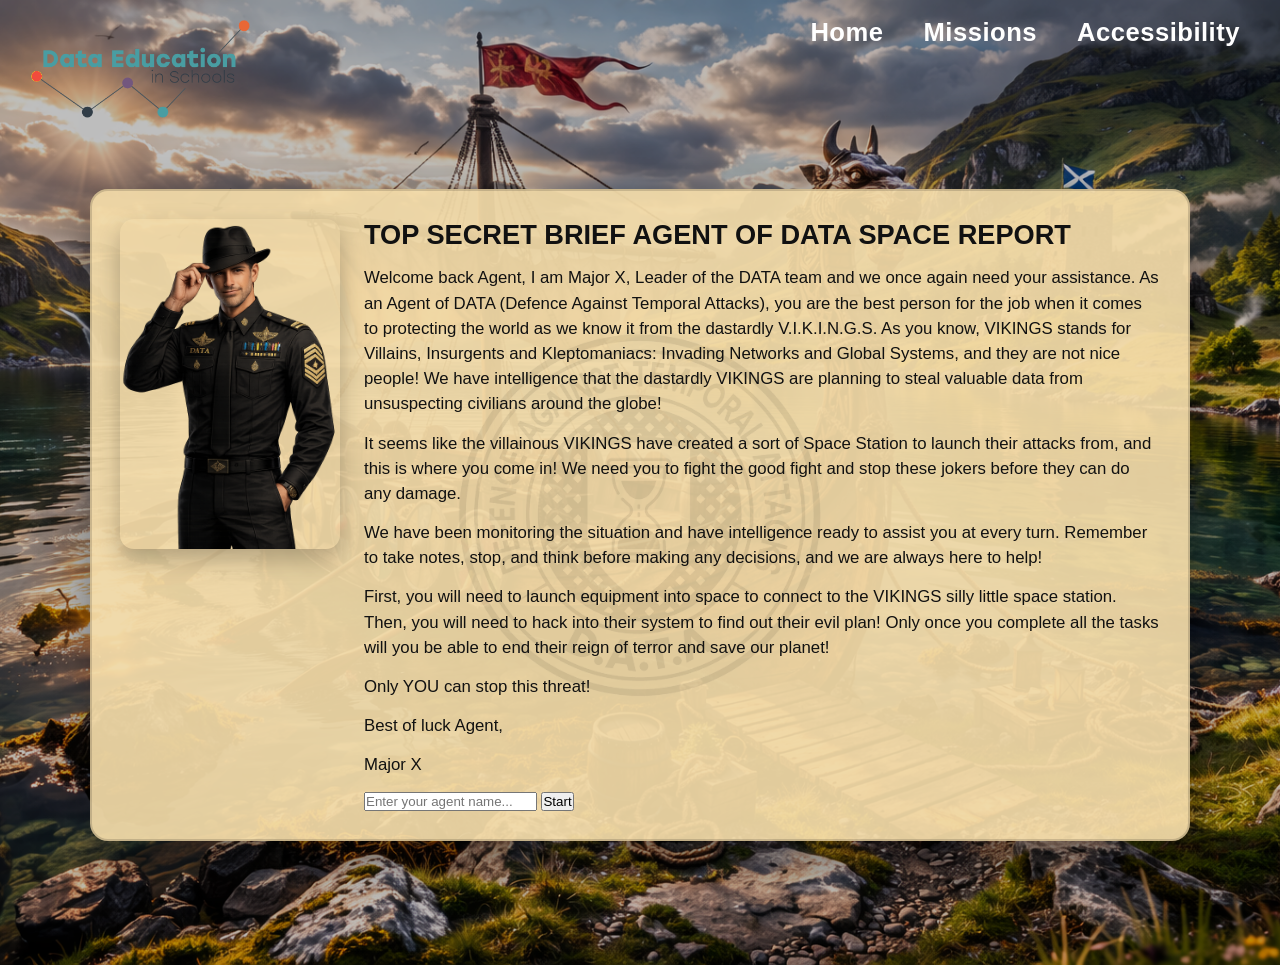
<file: index.html>
<!DOCTYPE html>
<html lang="en">

<head>
    <!--Header setup-->
    <meta charset="UTF-8">
    <meta name="viewport" content="width=device-width, initial-scale=1.0">
    <!--link to index css-->
    <link rel="stylesheet" href="css/index.css">
    <!--title of page-->
    <title>Agents of DATA</title>
</head>
<!--header logo-->
<header class="site-header">
  <img src="assets/images/Logo.png" alt="Data Education in Schools Logo" class="site-logo">
</header>
<!--navbar-->
<body class="landing">
    <nav class="main-nav">
        <div class="nav-links">
            <a href="index.html">Home</a>
            <a href="mission_hub.html">Missions</a>
            <a href="accessibility.html">Accessibility</a>
        </div>
    </nav>
    <!--major x speech content, contains image, text and audio-->
    <main class="landing-wrap">
        <section class ="mission-card" aria-label="Mission Briefing">
            <div class="majorx">
                <img src="assets/images/major-x.png" alt="Major X"/>
            </div>
            <div class="briefing">
                <h1 class="briefing-title">TOP SECRET BRIEF AGENT OF DATA SPACE REPORT</h1>
            <p>Welcome back Agent, I am Major X, Leader of the DATA team and we once again need your assistance. As an Agent of DATA (Defence Against Temporal Attacks), you are the best person for the job when it comes to protecting the world as we know it from the dastardly V.I.K.I.N.G.S. As you know, VIKINGS stands for Villains, Insurgents and Kleptomaniacs: Invading Networks and Global Systems, and they are not nice people! We have intelligence that the dastardly VIKINGS are planning to steal valuable data from unsuspecting civilians around the globe!</p>
            <p>It seems like the villainous VIKINGS have created a sort of Space Station to launch their attacks from, and this is where you come in! We need you to fight the good fight and stop these jokers before they can do any damage.</p>
            <p>We have been monitoring the situation and have intelligence ready to assist you at every turn. Remember to take notes, stop, and think before making any decisions, and we are always here to help!</p>
            <p>First, you will need to launch equipment into space to connect to the VIKINGS silly little space station. Then, you will need to hack into their system to find out their evil plan! Only once you complete all the tasks will you be able to end their reign of terror and save our planet!</p>
            <p>Only YOU can stop this threat!</p> 
            <p> Best of luck Agent,</p>
            <p>Major X</p>
            <form id="name-form">
                <label class="sr-only" for="agent-name">Enter your Agent name</label>
                <input id="agent-name" name="agent-name" type="text" required autocomplete="name" placeholder="Enter your agent name..."/>
                <button type="submit">Start</button>
            </form>
        </div>


        </section>


        
    </main>    
    <!--scripts for page including audio file-->
    <script src="js/app.js"></script>
    <script src="js/accessibility.js"></script>
    <audio id="intro-audio" src="audio/intro.mp3"></audio>

    <!--scripts to play audio-->
    <script>
    const introAudio = document.getElementById("intro-audio");

    function playIntroOnce() {
        introAudio.play().catch(() => {});
        document.removeEventListener("click", playIntroOnce);
    }

    document.addEventListener("click", playIntroOnce);
    // Get stored agent name
    const agentName = sessionStorage.getItem("agentName");

    

    // Insert into certificate
    document.getElementById("agentName").textContent = agentName || "Unknown Agent";
    </script>
    <script src="js/accessibility.js"></script>
</body>
</html>
</file>
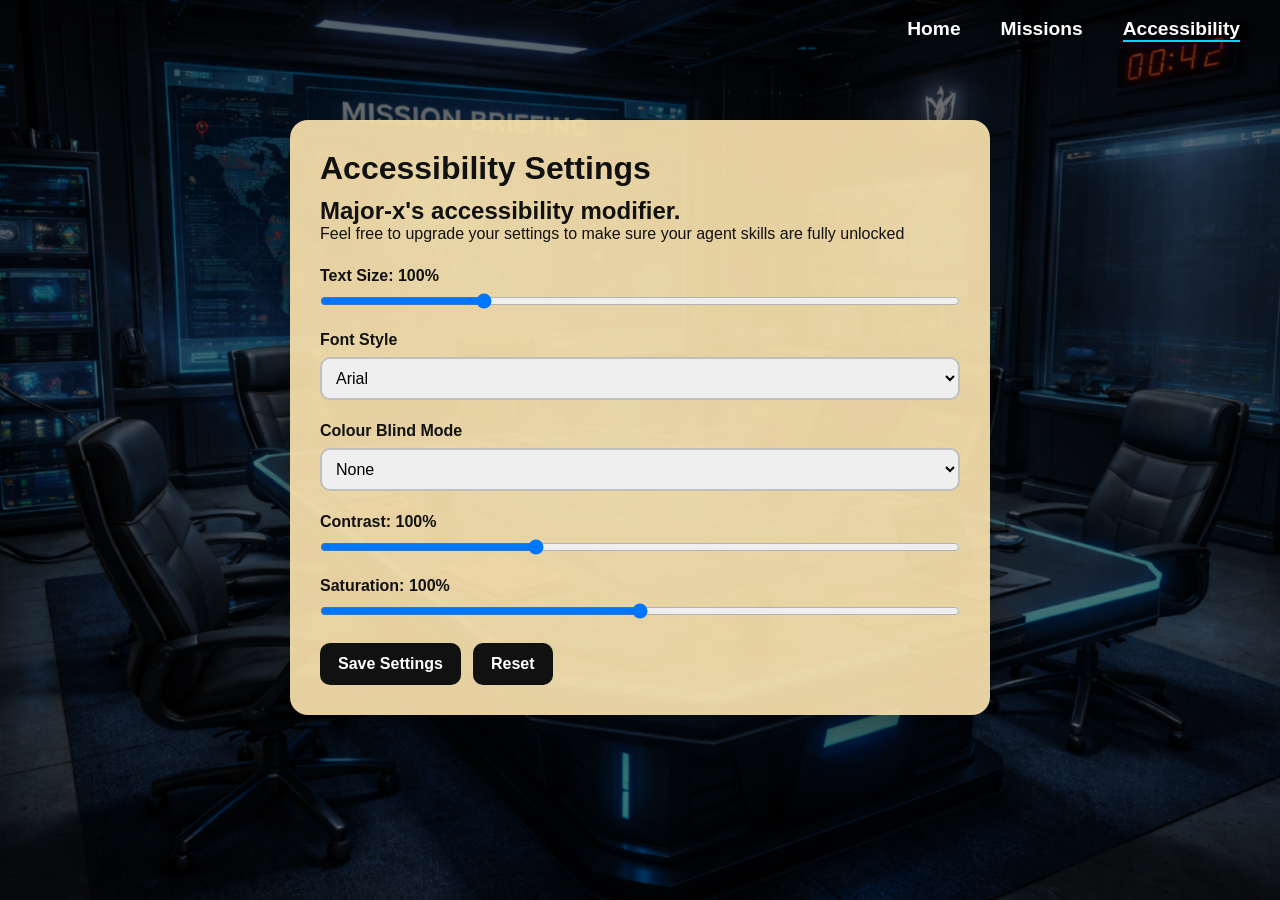
<file: accessibility.html>
<!DOCTYPE html>
<html lang="en">
<head>
  <meta charset="UTF-8" />
  <meta name="viewport" content="width=device-width, initial-scale=1.0" />
  <title>Accessibility Settings</title>
  <link rel="stylesheet" href="css/accessibility.css" />
</head>
<body>
  <nav class="main-nav">
    <div class="nav-links">
      <a href="index.html">Home</a>
      <a href="mission_hub.html">Missions</a>
      <a href="accessibility.html" class="active">Accessibility</a>
    </div>
  </nav>

  <main class="page-wrap">
    <section class="accessibility-card">
      <h1>Accessibility Settings</h1>
      <h2>Major-x's accessibility modifier.</h2>
      <p>Feel free to upgrade your settings to make sure your agent skills are fully unlocked</p>

      <div class="control-group">
        <label for="textSize">Text Size: <span id="textSizeValue">100%</span></label>
        <input type="range" id="textSize" min="80" max="160" value="100" />
      </div>

      <div class="control-group">
        <label for="fontSelect">Font Style</label>
        <select id="fontSelect">
          <option value="Arial, sans-serif">Arial</option>
          <option value="'Verdana', sans-serif">Verdana</option>
          <option value="'Trebuchet MS', sans-serif">Trebuchet MS</option>
          <option value="'Georgia', serif">Georgia</option>
          <option value="'Courier New', monospace">Courier New</option>
        </select>
      </div>

      <div class="control-group">
        <label for="colourBlindMode">Colour Blind Mode</label>
        <select id="colourBlindMode">
          <option value="none">None</option>
          <option value="protanopia">Protanopia</option>
          <option value="deuteranopia">Deuteranopia</option>
          <option value="tritanopia">Tritanopia</option>
          <option value="grayscale">Grayscale</option>
        </select>
      </div>

      <div class="control-group">
        <label for="contrast">Contrast: <span id="contrastValue">100%</span></label>
        <input type="range" id="contrast" min="50" max="200" value="100" />
      </div>

      <div class="control-group">
        <label for="saturation">Saturation: <span id="saturationValue">100%</span></label>
        <input type="range" id="saturation" min="0" max="200" value="100" />
      </div>

      <div class="button-row">
        <button id="saveSettings">Save Settings</button>
        <button id="resetSettings" type="button">Reset</button>
      </div>
    </section>
  </main>

  <script src="js/accessibility.js"></script>
</body>
</html>
</file>
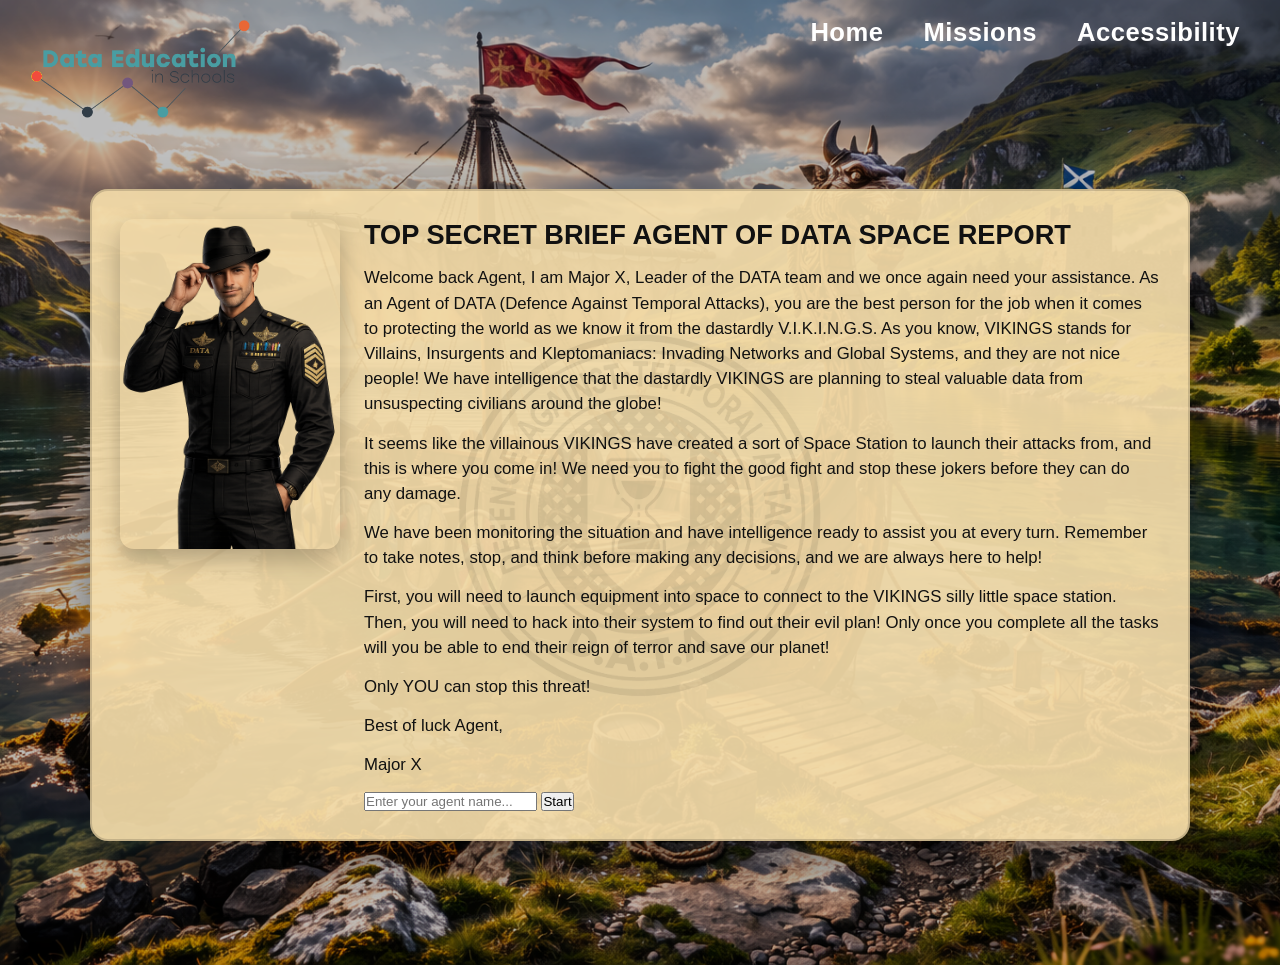
<file: avatar.html>
<!DOCTYPE html>
<html lang="en">
<head>
  <!--Page setup-->
  <meta charset="UTF-8" />
  <meta name="viewport" content="width=device-width, initial-scale=1.0" />
  <!--css for avatar-->
  <link rel="stylesheet" href="css/avatar.css" />
  <!--Title-->
  <title>Choose Your Agent</title>
</head>

<!--Navbar-->
<body class="avatar-page">
      <nav class="main-nav">
    <div class="nav-links">
        <a href="index.html">Home</a>
        <a href="mission_hub.html">Missions</a>
        <a href="accessibility.html">Accessibility</a>
    </div>
    </nav>
    <!--Header logo-->
  <header class="site-header">
    <img src="assets/images/Logo.png" alt="Data Education in Schools Logo" class="site-logo">
  </header>
  <!--Mission card for choosing avatar-->
  <main class="landing-wrap">
    <section class="mission-card avatar-card" aria-label="Avatar selection">
      <div class="briefing">
        <!--Header1-->
        <h1 class="briefing-title">Choose your Agent Avatar</h1>
        <p>Select one avatar to represent you in the mission.</p>
        <!--Images of different avatars to select-->
        <div class="avatar-grid" id="avatar-grid">
          <button class="avatar-option" type="button" data-avatar="agent1.png">
            <img src="assets/images/agent1.png" alt="Agent avatar 1">
          </button>
          <button class="avatar-option" type="button" data-avatar="agent2.png">
            <img src="assets/images/agent2.png" alt="Agent avatar 2">
          </button>
          <button class="avatar-option" type="button" data-avatar="agent3.png">
            <img src="assets/images/agent3.png" alt="Agent avatar 3">
          </button>
          <button class="avatar-option" type="button" data-avatar="agent4.png">
            <img src="assets/images/agent4.png" alt="Agent avatar 4">
          </button>
          <button class="avatar-option" type="button" data-avatar="agent5.png">
            <img src="assets/images/agent5.png" alt="Agent avatar 5">
          </button>
          <button class="avatar-option" type="button" data-avatar="agent6.png">
            <img src="assets/images/agent6.png" alt="Agent avatar 6">
          </button>
          <button class="avatar-option" type="button" data-avatar="agent7.png">
            <img src="assets/images/agent7.png" alt="Agent avatar 7">
          </button>
          <button class="avatar-option" type="button" data-avatar="agent8.png">
            <img src="assets/images/agent8.png" alt="Agent avatar 8">
          </button>
          <button class="avatar-option" type="button" data-avatar="agent9.png">
            <img src="assets/images/agent9.png" alt="Agent avatar 9">
          </button>
          <button class="avatar-option" type="button" data-avatar="agent10.png">
            <img src="assets/images/agent10.png" alt="Agent avatar 10">
          </button>
          <button class="avatar-option" type="button" data-avatar="agent11.png">
            <img src="assets/images/agent11.png" alt="Agent avatar 11">
          </button>
          <button class="avatar-option" type="button" data-avatar="agent12.png">
            <img src="assets/images/agent12.png" alt="Agent avatar 12">
          </button>
        </div>
        <!--button to continue, user must select an avatar-->
        <div class="start-row">
          <button id="continue-btn" type="button" disabled>Continue</button>
        </div>
      </div>
    </section>
  </main>
  <!--Scripts to use on the page-->
  <script src="js/app.js"></script>
  <script src="js/accessibility.js"></script>
</body>
</html>
</file>
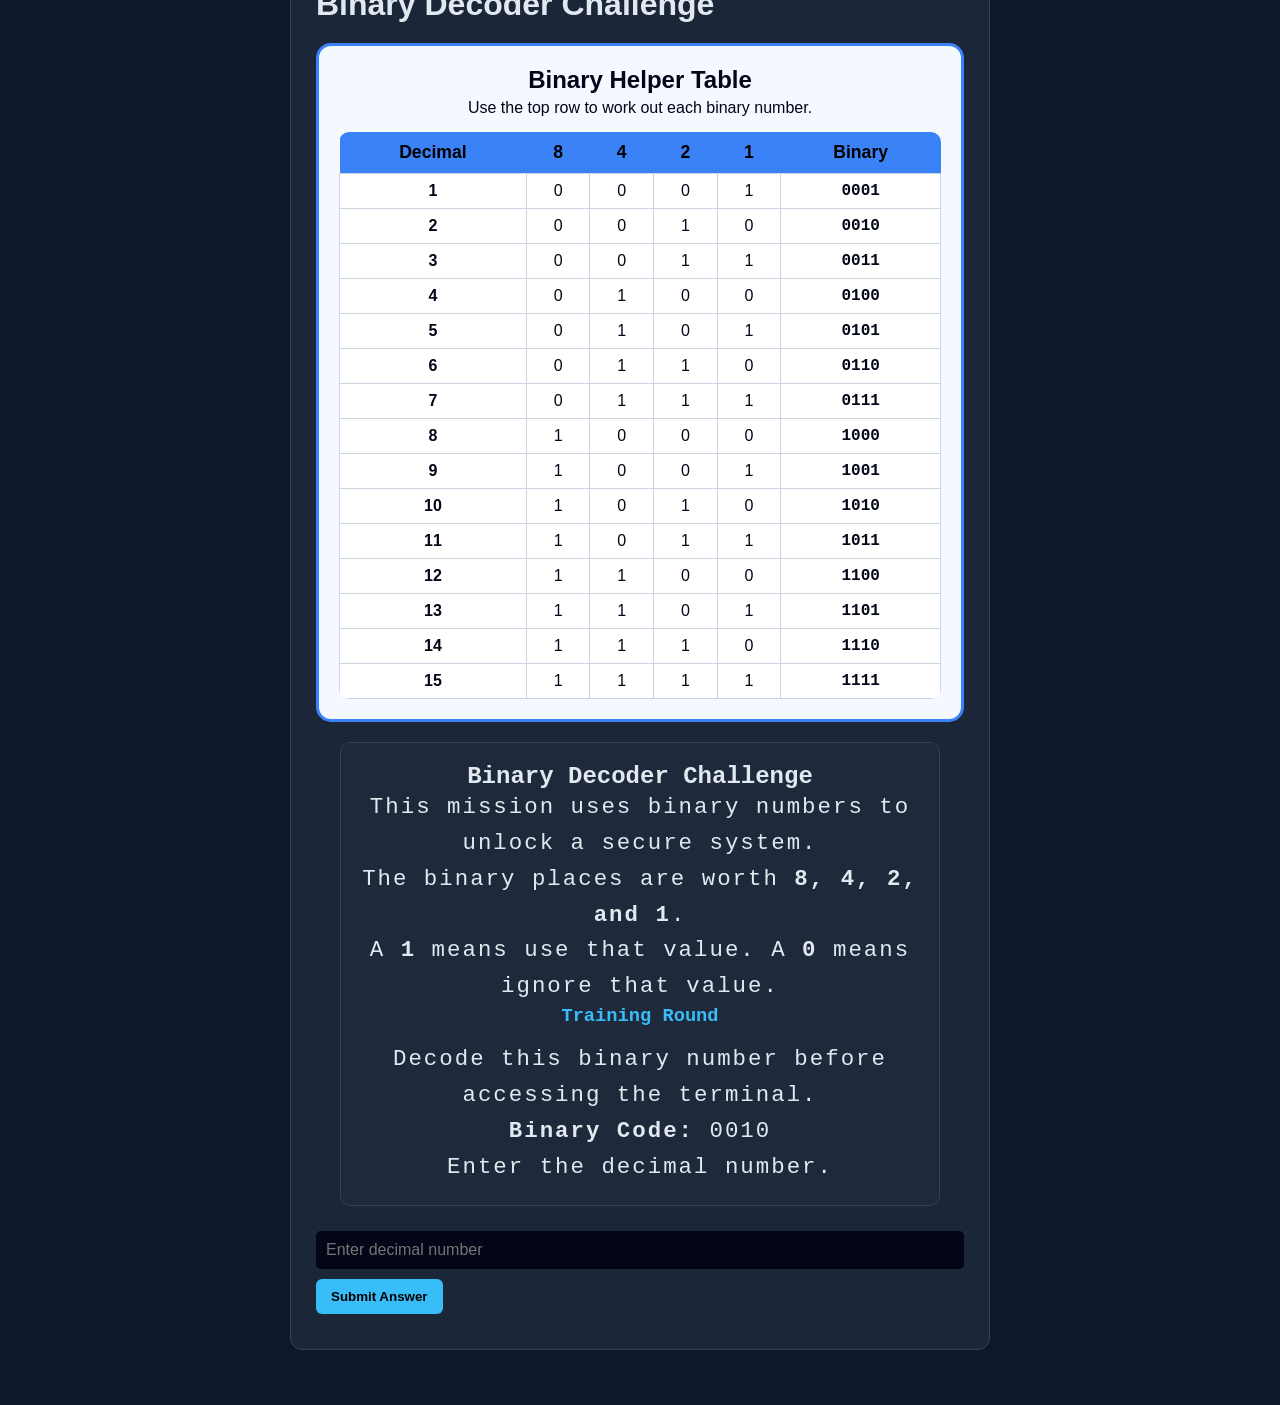
<file: binary_message.html>
<!DOCTYPE html>
<html lang="en">
<head>
  <meta charset="UTF-8">
  <meta name="viewport" content="width=device-width, initial-scale=1.0">
  <title>Binary Message</title>
  <link rel="stylesheet" href="css/binary_chart.css">




</head>

<body>
  <div class="content">
    <!-- Binary decoder challenge content -->
    <h1>Binary Decoder Challenge</h1>

    
      <!-- binary place value table to help users understand how binary works -->
      <div class="binary_table">
        <h2>Binary Helper Table</h2>
        <p>Use the top row to work out each binary number.</p>

          <table>
            <tr>
              <th>Decimal</th>
              <th>8</th>
              <th>4</th>
              <th>2</th>
              <th>1</th>
              <th>Binary</th>
            </tr>
            <tr><td>1</td><td>0</td><td>0</td><td>0</td><td>1</td><td>0001</td></tr>
            <tr><td>2</td><td>0</td><td>0</td><td>1</td><td>0</td><td>0010</td></tr>
            <tr><td>3</td><td>0</td><td>0</td><td>1</td><td>1</td><td>0011</td></tr>
            <tr><td>4</td><td>0</td><td>1</td><td>0</td><td>0</td><td>0100</td></tr>
            <tr><td>5</td><td>0</td><td>1</td><td>0</td><td>1</td><td>0101</td></tr>
            <tr><td>6</td><td>0</td><td>1</td><td>1</td><td>0</td><td>0110</td></tr>
            <tr><td>7</td><td>0</td><td>1</td><td>1</td><td>1</td><td>0111</td></tr>
            <tr><td>8</td><td>1</td><td>0</td><td>0</td><td>0</td><td>1000</td></tr>
            <tr><td>9</td><td>1</td><td>0</td><td>0</td><td>1</td><td>1001</td></tr>
            <tr><td>10</td><td>1</td><td>0</td><td>1</td><td>0</td><td>1010</td></tr>
            <tr><td>11</td><td>1</td><td>0</td><td>1</td><td>1</td><td>1011</td></tr>
            <tr><td>12</td><td>1</td><td>1</td><td>0</td><td>0</td><td>1100</td></tr>
            <tr><td>13</td><td>1</td><td>1</td><td>0</td><td>1</td><td>1101</td></tr>
            <tr><td>14</td><td>1</td><td>1</td><td>1</td><td>0</td><td>1110</td></tr>
            <tr><td>15</td><td>1</td><td>1</td><td>1</td><td>1</td><td>1111</td></tr>
          </table>
        </div>

    <!-- binary chart controls and message -->
    <div id="binary_controls">
      <div id="binary_message"></div>

      <input type="text" id="binary_input" placeholder="Enter decimal number">
      <button id="answer_btn">Submit Answer</button>

      <!-- Feedback container -->
      <div id="word_feedback"></div>
    </div>
  </div>

  <script src="js/binary.js"></script>
  <script src="js/accessibility.js"></script>
</body>
</html>
</file>
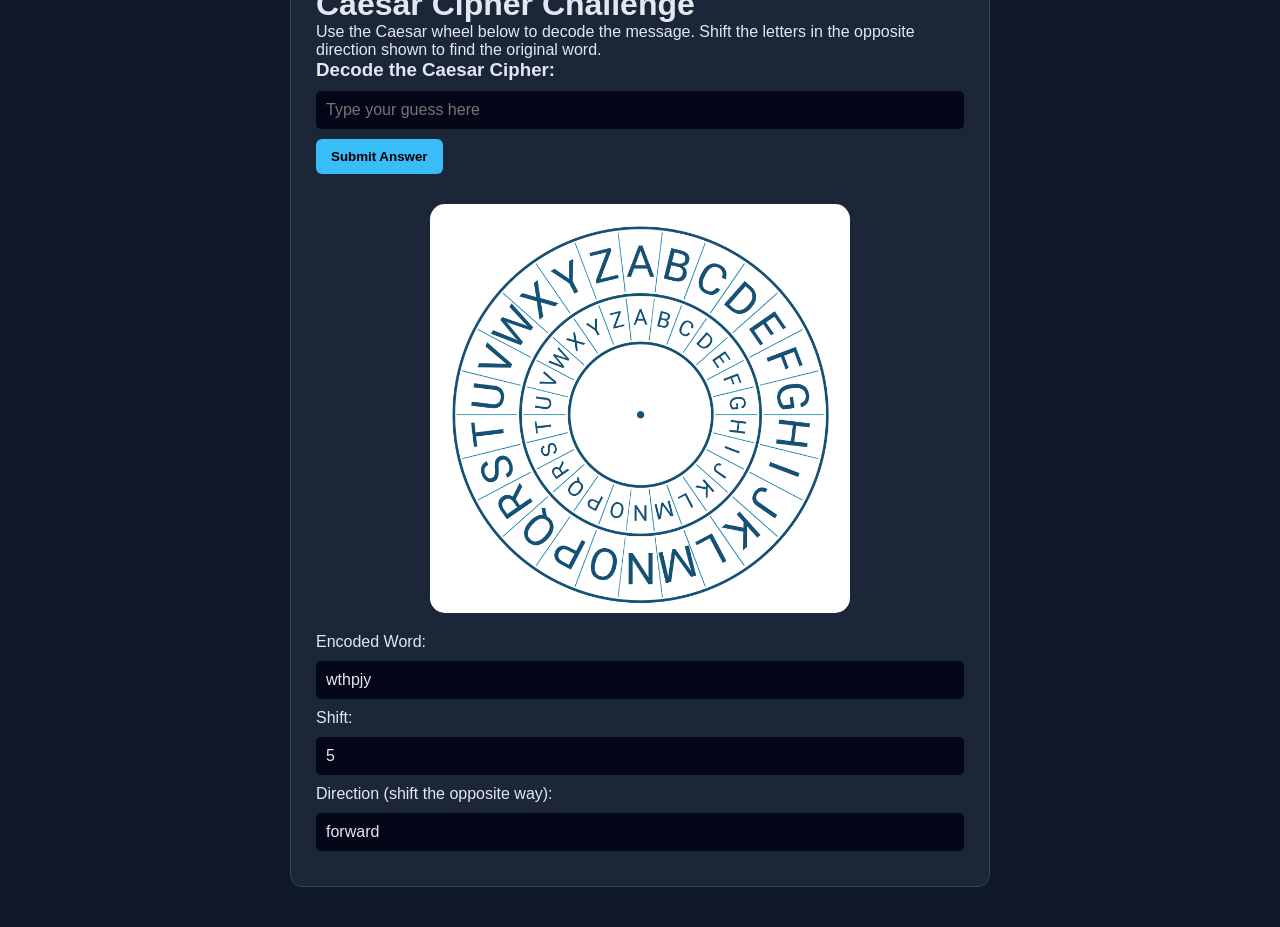
<file: caesar_test.html>
<!DOCTYPE html>
<html lang="en">
<head>
    <meta charset="UTF-8">
    <meta name="viewport" content="width=device-width, initial-scale=1.0">
    <title>Caesar Cipher Challenge</title>
    <link rel="stylesheet" href="css/binary_chart.css">
</head>
<body>
    <div class="content">
        <h1>Caesar Cipher Challenge</h1>
        <p>Use the Caesar wheel below to decode the message. Shift the letters in the opposite direction shown to find the original word.</p>


        <!-- Main content area -->

        <!-- Caesar challenge elements (shown only on question page) -->
        <div id="caesar_controls">
            <h3>Decode the Caesar Cipher:</h3>
            <input type="text" id="caesar_input" placeholder="Type your guess here">
            <button id="submit_btn">Submit Answer</button>
            <div id="word_feedback"></div>
            <!-- Reference image -->
            <img src="./assets/images/caesar_wheel.png" alt="Caesar cipher alphabet wheel" class="binary caesar-wheel">
            <!-- Display boxes for encoded word, shift, and direction -->
            <div class="display-box">
                <label>Encoded Word:</label>
                <input type="text" id="encoded_input" readonly>
            </div>
            <div class="display-box">
                <label>Shift:</label>
                <input type="text" id="shift" readonly>
            </div>
            
            <div class="display-box">
                <label>Direction (shift the opposite way):</label>
                <input type="text" id="direction" readonly>
            </div>
            
        </div>
    </div>

    <script src="js/caesar_shifter.js"></script>
    <script src="js/accessibility.js"></script>
</body>
</html>
</file>
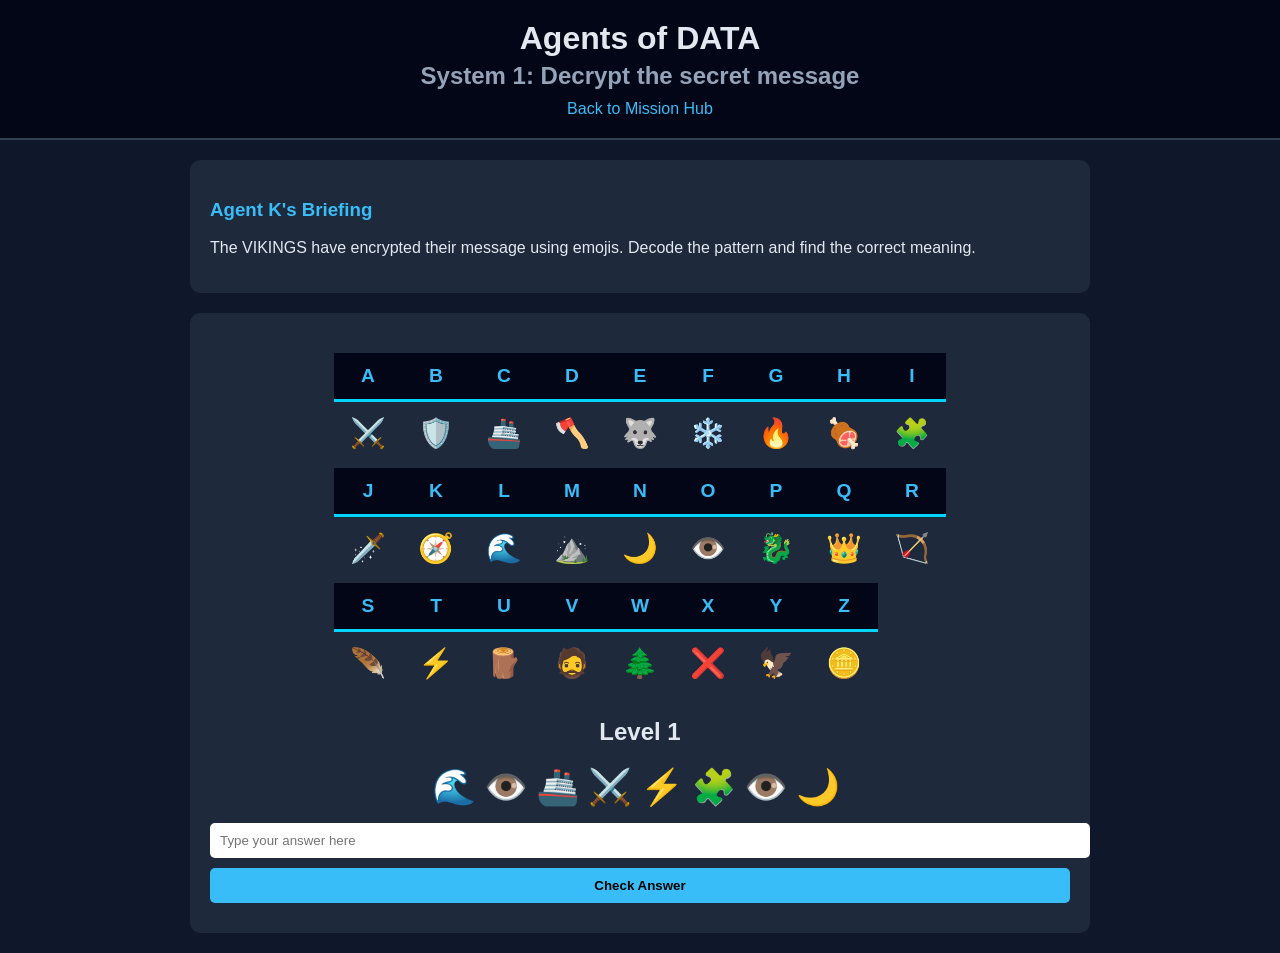
<file: emoji_puzzle.html>
<!DOCTYPE html>
<html lang="en">
<head>
  <meta charset="UTF-8">
  <meta name="viewport" content="width=device-width, initial-scale=1.0" />
  <link rel="stylesheet" href="css/emoji_puzzle.css">
  <title>Emoji Puzzle</title>
</head>

<body>

  <!-- Header section with mission title and page navigation -->
  <header class="mission-header">
    <h1>Agents of DATA</h1>
    <h2>System 1: Decrypt the secret message</h2>
    <!-- Link to return to the mission hub -->
    <a href="mission_hub.html" class="back-link"> Back to Mission Hub</a>
  </header>

  <!-- Main mission area -->
  <section class="mission-panel">

    <div class="container">
      <!-- Agent breif section explaining the puzzle -->
      <div class="puzzle-container briefing">
        <h3>Agent K's Briefing</h3>
        <p>The VIKINGS have encrypted their message using emojis. Decode the pattern and find the correct meaning.</p>
      </div>

      <!-- Puzzle section -->
      <div class="puzzle-container">

        <!-- Table showing what letter each emoji represents -->
        <table id="emojiTable">
          <thead id="tableHead"></thead>
          <tbody id="tableBody"></tbody>
        </table>

        <!-- Title showing the current level -->
        <h2 id="levelTitle">Level 1</h2>

        <!-- Where the emoji sentence will be display -->
        <div id="emojiDisplay"></div>

        <!-- User input and action controls -->
        <div class="controls">
          <!-- Input for users answer -->
          <input id="answerInput" type="text" placeholder="Type your answer here" />
          <!-- Button to validate the users answer using the function -->
          <button onclick="checkAnswer()">Check Answer</button>
        </div>

        <!-- Area to display if user got it right or wrong -->
        <div id="result"></div>

      </div>

    </div>
  </section>

  <script src="js/emoji_puzzle.js"></script>
  <script src="js/accessibility.js"></script>
</body>
</html>
</file>
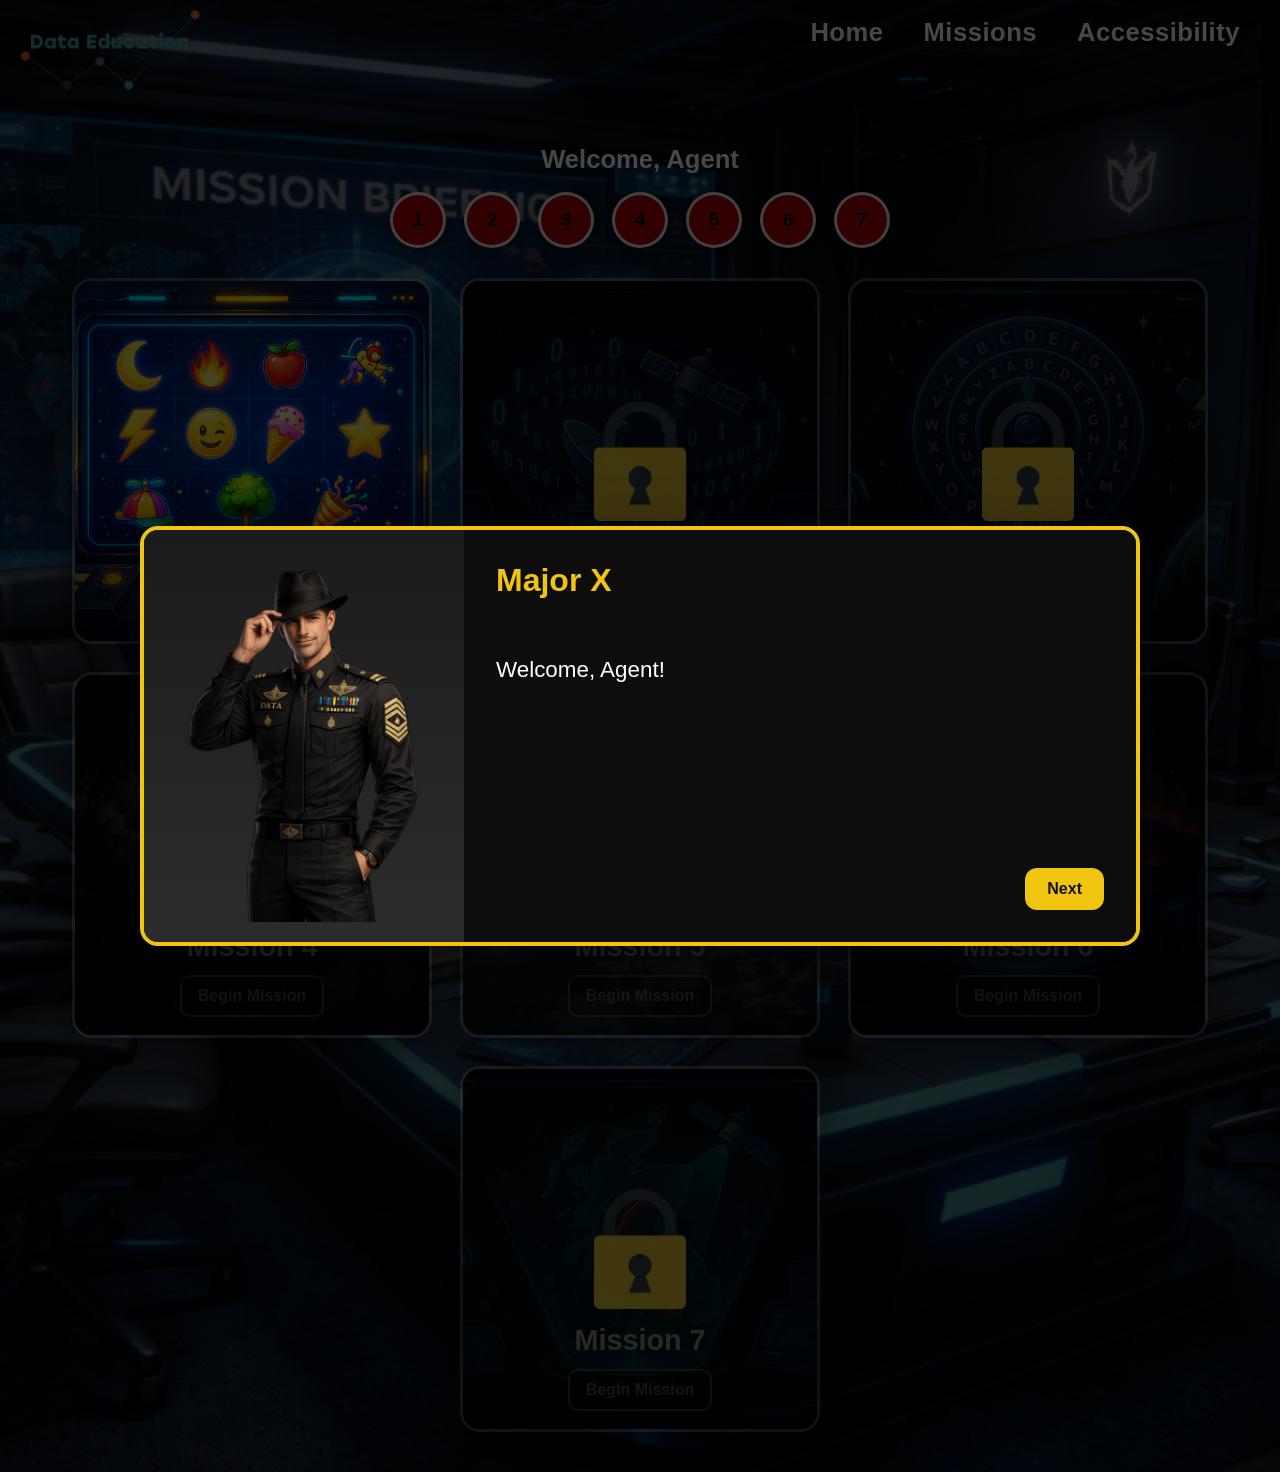
<file: mission_hub.html>
<!DOCTYPE html>
<html lang="en">
<head>
  <!--page setup-->
  <meta charset="UTF-8" />
  <meta name="viewport" content="width=device-width, initial-scale=1.0" />
  <!--css link to mission hub css-->
  <link rel="stylesheet" href="css/mission_hub.css" />
  <!--title of page-->
  <title>Mission Hub</title>
</head>
<!--logo for header-->
<body class="mission-page">
  <header class="site-header">
    <img src="assets/images/Logo.png" alt="Data Education in Schools Logo" class="site-logo">
  </header>
  <!--navbar-->
      <nav class="main-nav">
    <div class="nav-links">
        <a href="index.html">Home</a>
        <a href="mission_hub.html">Missions</a>
        <a href="accessibility.html">Accessibility</a>
    </div>
    </nav>
    <!--mission selection with 7 buttons-->
  <main class="hub-wrap">
    <h1 id="welcome-message" class="hub-title"></h1>

    <nav class="mission-steps" aria-label="Mission steps">
      <button class="step active" type="button">1</button>
      <button class="step" type="button">2</button>
      <button class="step" type="button">3</button>
      <button class="step" type="button">4</button>
      <button class="step" type="button">5</button>
      <button class="step" type="button">6</button>
      <button class="step" type="button">7</button>
    </nav>

  <section class="mission-grid" aria-label="Mission selection">
    <!--classes containing each mission plus images of mission-->
    <article class="mission-card-tile" data-mission="1">
      <img src="assets/images/emoji_challenge.png" alt="Mission 1 image">
      <div class="mission-overlay">
        <h2>Mission 1</h2>
        <a class="read-more" href="emoji_puzzle.html" role="button">Begin Mission</a>
      </div>
      <div class="lock-overlay hidden">
        <!--locks mission until mission is completed-->
        <img src="assets/images/lock.png" alt="Locked mission" class="lock-icon">
        <p>Locked</p>
      </div>
    </article>

    <article class="mission-card-tile" data-mission="2">
      <img src="assets/images/binary_decryption.png" alt="Mission 2 image">
      <div class="mission-overlay">
        <h2>Mission 2</h2>
        <a class="read-more" href="binary_message.html" role="button">Begin Mission</a>
      </div>
      <div class="lock-overlay hidden">
        <img src="assets/images/lock.png" alt="Locked mission" class="lock-icon">
        <p>Locked</p>
      </div>
    </article>

    <article class="mission-card-tile" data-mission="3">
      <img src="assets/images/mission3.png" alt="Mission 3 image">
      <div class="mission-overlay">
        <h2>Mission 3</h2>
        <a class="read-more" href="caesar_test.html" role="button">Begin Mission</a>
      </div>
      <div class="lock-overlay hidden">
        <img src="assets/images/lock.png" alt="Locked mission" class="lock-icon">
        <p>Locked</p>
      </div>
    </article>

    <article class="mission-card-tile" data-mission="4">
      <img src="assets/images/rocket_launch.jpg" alt="Mission 4 image">
      <div class="mission-overlay">
        <h2>Mission 4</h2>
        <a class="read-more" href="puzzle_rocket_fuel.html" role="button">Begin Mission</a>
      </div>
      <div class="lock-overlay hidden">
        <img src="assets/images/lock.png" alt="Locked mission" class="lock-icon">
        <p>Locked</p>
      </div>
    </article>

    <article class="mission-card-tile" data-mission="5">
      <img src="assets/images/satellite.jpg" alt="Mission 5 image">
      <div class="mission-overlay">
        <h2>Mission 5</h2>
        <a class="read-more" href="puzzle_align_radar.html" role="button">Begin Mission</a>
      </div>
      <div class="lock-overlay hidden">
        <img src="assets/images/lock.png" alt="Locked mission" class="lock-icon">
        <p>Locked</p>
      </div>
    </article>

    <article class="mission-card-tile" data-mission="6">
      <img src="assets/images/firewall.png" alt="Mission 6 image">
      <div class="mission-overlay">
        <h2>Mission 6</h2>
        <a class="read-more" href="password_puzzle.html" role="button">Begin Mission</a>
      </div>
      <div class="lock-overlay hidden">
        <img src="assets/images/lock.png" alt="Locked mission" class="lock-icon">
        <p>Locked</p>
      </div>
    </article>

    <article class="mission-card-tile" data-mission="7">
      <img src="assets/images/mission7.png" alt="Mission 7 image">
      <div class="mission-overlay">
        <h2>Mission 7</h2>
        <a class="read-more" href="Puzzle_7.html" role="button">Begin Mission</a>
      </div>
      <div class="lock-overlay hidden">
        <img src="assets/images/lock.png" alt="Locked mission" class="lock-icon">
        <p>Locked</p>
      </div>
    </article>

  </section>
  <!--major x speech when entering mission hub-->
  </main>
    <div id="majorx-modal" class="dialogue-modal hidden">
    <div class="dialogue-box">
      <div class="dialogue-left">
        <img src="assets/images/major-x.png" alt="Major X" class="dialogue-majorx">
      </div>
      <!--dialogue next to major x-->
      <div class="dialogue-right">
        <h2>Major X</h2>
        <p id="dialogue-text"></p>
        <button id="dialogue-next-btn" type="button">Next</button>
      </div>
    </div>
  </div>
  <!--audios for each briefing after beating each mission and returning to mission hub-->
<audio id="briefing1-audio" preload="auto"><source src="audio/briefing1.mp4" type="audio/mp4"></audio>
<audio id="briefing2-audio" preload="auto"><source src="audio/briefing2.mp4" type="audio/mp4"></audio>
<audio id="briefing3-audio" preload="auto"><source src="audio/briefing3.mp4" type="audio/mp4"></audio>
<audio id="briefing4-audio" preload="auto"><source src="audio/briefing4.mp4" type="audio/mp4"></audio>

<audio id="mission2briefing1-audio" preload="auto"><source src="audio/mission2briefing1.mp4" type="audio/mp4"></audio>
<audio id="mission2briefing2-audio" preload="auto"><source src="audio/mission2briefing2.mp4" type="audio/mp4"></audio>
<audio id="mission2briefing3-audio" preload="auto"><source src="audio/mission2briefing3.mp4" type="audio/mp4"></audio>
<audio id="mission2briefing4-audio" preload="auto"><source src="audio/mission2briefing4.mp4" type="audio/mp4"></audio>

<audio id="mission3briefing1-audio" preload="auto"><source src="audio/mission3briefing1.mp4" type="audio/mp4"></audio>
<audio id="mission3briefing2-audio" preload="auto"><source src="audio/mission3briefing2.mp4" type="audio/mp4"></audio>
<audio id="mission3briefing3-audio" preload="auto"><source src="audio/mission3briefing3.mp4" type="audio/mp4"></audio>
<audio id="mission3briefing4-audio" preload="auto"><source src="audio/mission3briefing4.mp4" type="audio/mp4"></audio>

<audio id="mission4briefing1-audio" preload="auto"><source src="audio/mission4briefing1.mp4" type="audio/mp4"></audio>
<audio id="mission4briefing2-audio" preload="auto"><source src="audio/mission4briefing2.mp4" type="audio/mp4"></audio>
<audio id="mission4briefing3-audio" preload="auto"><source src="audio/mission4briefing3.mp4" type="audio/mp4"></audio>
<audio id="mission4briefing4-audio" preload="auto"><source src="audio/mission4briefing4.mp4" type="audio/mp4"></audio>

<audio id="mission5briefing1-audio" preload="auto"><source src="audio/mission5briefing1.mp4" type="audio/mp4"></audio>
<audio id="mission5briefing2-audio" preload="auto"><source src="audio/mission5briefing2.mp4" type="audio/mp4"></audio>
<audio id="mission5briefing3-audio" preload="auto"><source src="audio/mission5briefing3.mp4" type="audio/mp4"></audio>
<audio id="mission5briefing4-audio" preload="auto"><source src="audio/mission5briefing4.mp4" type="audio/mp4"></audio>

<audio id="mission6briefing1-audio" preload="auto"><source src="audio/mission6briefing1.mp4" type="audio/mp4"></audio>
<audio id="mission6briefing2-audio" preload="auto"><source src="audio/mission6briefing2.mp4" type="audio/mp4"></audio>
<audio id="mission6briefing3-audio" preload="auto"><source src="audio/mission6briefing3.mp4" type="audio/mp4"></audio>
<audio id="mission6briefing4-audio" preload="auto"><source src="audio/mission6briefing4.mp4" type="audio/mp4"></audio>

<audio id="mission7briefing1-audio" preload="auto"><source src="audio/mission7briefing1.mp4" type="audio/mp4"></audio>
<audio id="mission7briefing2-audio" preload="auto"><source src="audio/mission7briefing2.mp4" type="audio/mp4"></audio>
<audio id="mission7briefing3-audio" preload="auto"><source src="audio/mission7briefing3.mp4" type="audio/mp4"></audio>
<audio id="mission7briefing4-audio" preload="auto"><source src="audio/mission7briefing4.mp4" type="audio/mp4"></audio>

<audio id="finalBrief1-audio" preload="auto"><source src="audio/finalBrief1.mp4" type="audio/mp4"></audio>
<audio id="finalBrief2-audio" preload="auto"><source src="audio/finalBrief2.mp4" type="audio/mp4"></audio>
<audio id="finalBrief3-audio" preload="auto"><source src="audio/finalBrief3.mp4" type="audio/mp4"></audio>
<audio id="finalBrief4-audio" preload="auto"><source src="audio/finalBrief4.mp4" type="audio/mp4"></audio>
<audio id="finalBrief5-audio" preload="auto"><source src="audio/finalBrief5.mp4" type="audio/mp4"></audio>

<div id="final-popup" class="final-popup hidden">
  <div class="final-content">
    <img src="assets/images/chase.png" alt="Final chase scene" class="final-image">

    <div class="final-text">
      <h2>CONGRATULATIONS!</h2>

      <p>
        The VIKING Menace has once again been thwarted by your skills!<br><br>
        Your cunning, your intellect and your <strong>INCREDIBLE DATA skills</strong> have saved the world once again!<br><br>
        As you finish this time with us, Major X has a few words…
      </p>
    </div>
<button id="final-listen-btn" type="button">
  Hear Major X’s Final Speech
</button>
  </div>
</div>
</div>
<!--scripts used on mission hub--> 
<script src="js/app.js"></script>
<script src="js/accessibility.js"></script>
</body>
</html>
</file>
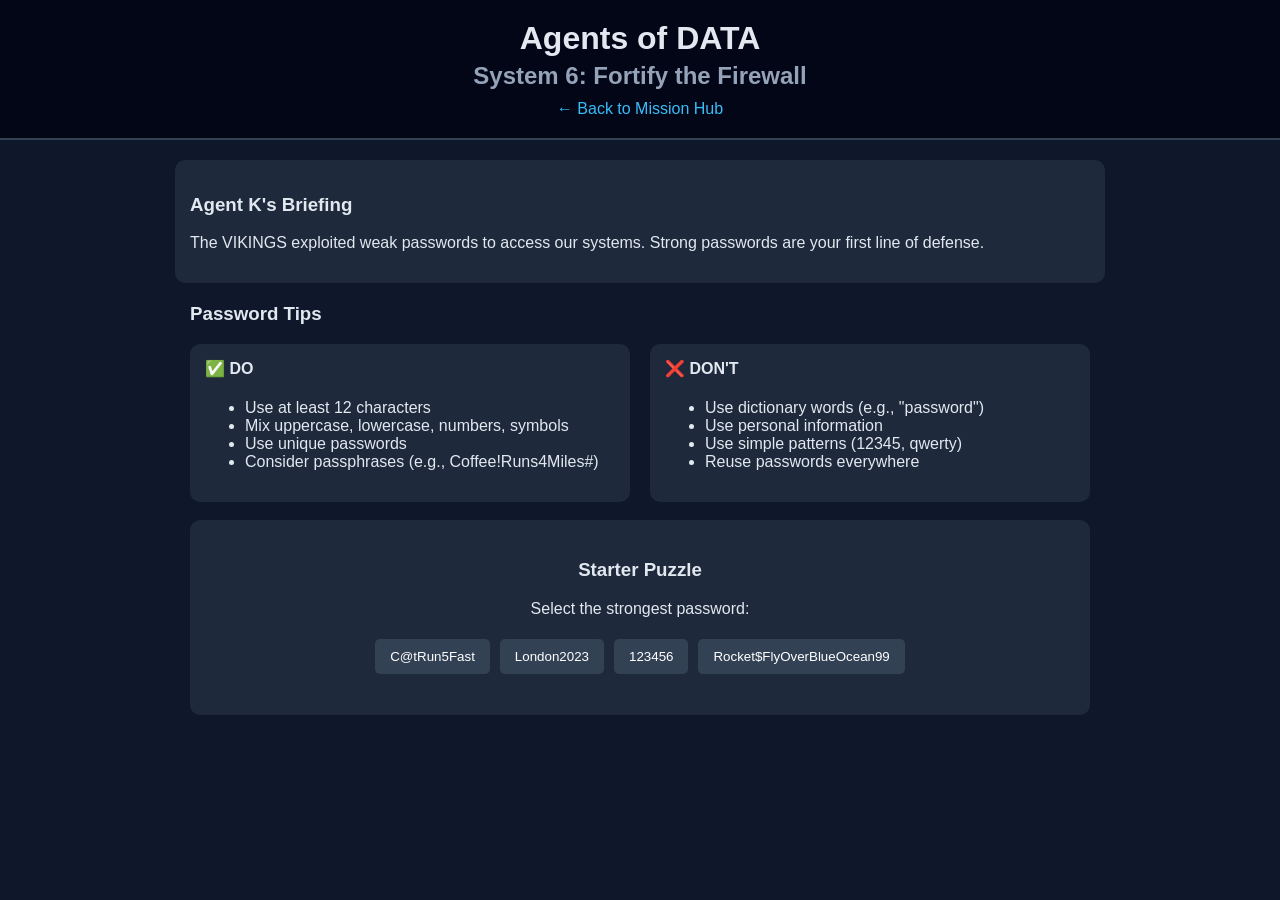
<file: password_puzzle.html>
<!DOCTYPE html>
<html lang="en">
<head>
  <meta charset="UTF-8">
  <meta name="viewport" content="width=device-width, initial-scale=1.0" />
  <link rel="stylesheet" href="css/password_puzzle.css">
  <title>Password Puzzle</title>
</head>

<body>
  <!-- Header section with mission title and page navigation -->
  <header class="mission-header">
    <h1>Agents of DATA</h1>
    <h2>System 6: Fortify the Firewall</h2>
    <!-- Link to return to the mission hub -->
    <a href="mission_hub.html" class="back-link">← Back to Mission Hub</a>
  </header>

  <!-- Agent breif section explaining the puzzle -->
  <div class="briefing">
    <h3>Agent K's Briefing</h3>
    <p>The VIKINGS exploited weak passwords to access our systems. Strong passwords are your first line of defense.</p>
  </div>
    <!-- Section to display strong password tips -->
    <div class="tips-section">
      <h3>Password Tips</h3>
      <div class="tips">

        <!-- What to add to a password-->
        <div>
          <h4>✅ DO</h4>
          <ul>
            <li>Use at least 12 characters</li>
            <li>Mix uppercase, lowercase, numbers, symbols</li>
            <li>Use unique passwords</li>
            <li>Consider passphrases (e.g., Coffee!Runs4Miles#)</li>
          </ul>

        </div>

        <!-- What to avoid when creating a password-->
        <div>
          <h4>❌ DON'T</h4>
          <ul>
            <li>Use dictionary words (e.g., "password")</li>
            <li>Use personal information</li>
            <li>Use simple patterns (12345, qwerty)</li>
            <li>Reuse passwords everywhere</li>
          </ul>
        </div>
      </div>
    </div>
    <br>
  <!-- Main container holding all the puzzle sections -->
  <div class="container">

    <!-- Section for the starter puzzle (password selection challenge) -->
    <div id="password-selection" class="puzzle-container">
      <h3>Starter Puzzle</h3>
      <p>Select the strongest password:</p>
       <!-- Where the result of puzzle will display (out of 3) -->
      <p id="puzzleResult"></p>
    </div>

    <!-- Section for the password creation element (hidden until starter puzzle is complete)-->
    <div id="password-creation" class="puzzle-container" style="display:none;">

      <h3>Create a password to protect our system from the VIKINGS</h3>
      <p>Enter a password to test:</p>

      <!-- Input for users created password -->
      <input type="text" id="password" placeholder="Type a password..." />
  
      <!-- Created passwords strength indicator -->
      <p>Password Strength:</p>
      <div class="strength-bar">
        <div class="strength-fill" id="strengthFill">0%</div>
      </div>
  
      <!-- Password requirements -->
      <div class="requirements-container">
        <h4>Requirements:</h4>
        <ul class="requirements" id="requirements">
          <li id="reqLength" class="invalid">At least 8 characters</li>
          <li id="reqUpper" class="invalid">Contains uppercase letter</li>
          <li id="reqLower" class="invalid">Contains lowercase letter</li>
          <li id="reqNumber" class="invalid">Contains number</li>
          <li id="reqSpecial" class="invalid">Contains special character (!@#$%)</li>
        </ul>
      </div>
  
      <!-- Buttons to test and reset password input -->
      <button onclick="testPassword()">Test Password</button>
      <button onclick="clearPassword()">Clear</button>

    </div>


  </div>
  <script src="js/password_puzzle.js"></script>
  <script src="js/accessibility.js"></script>
</body>
</html>
</file>
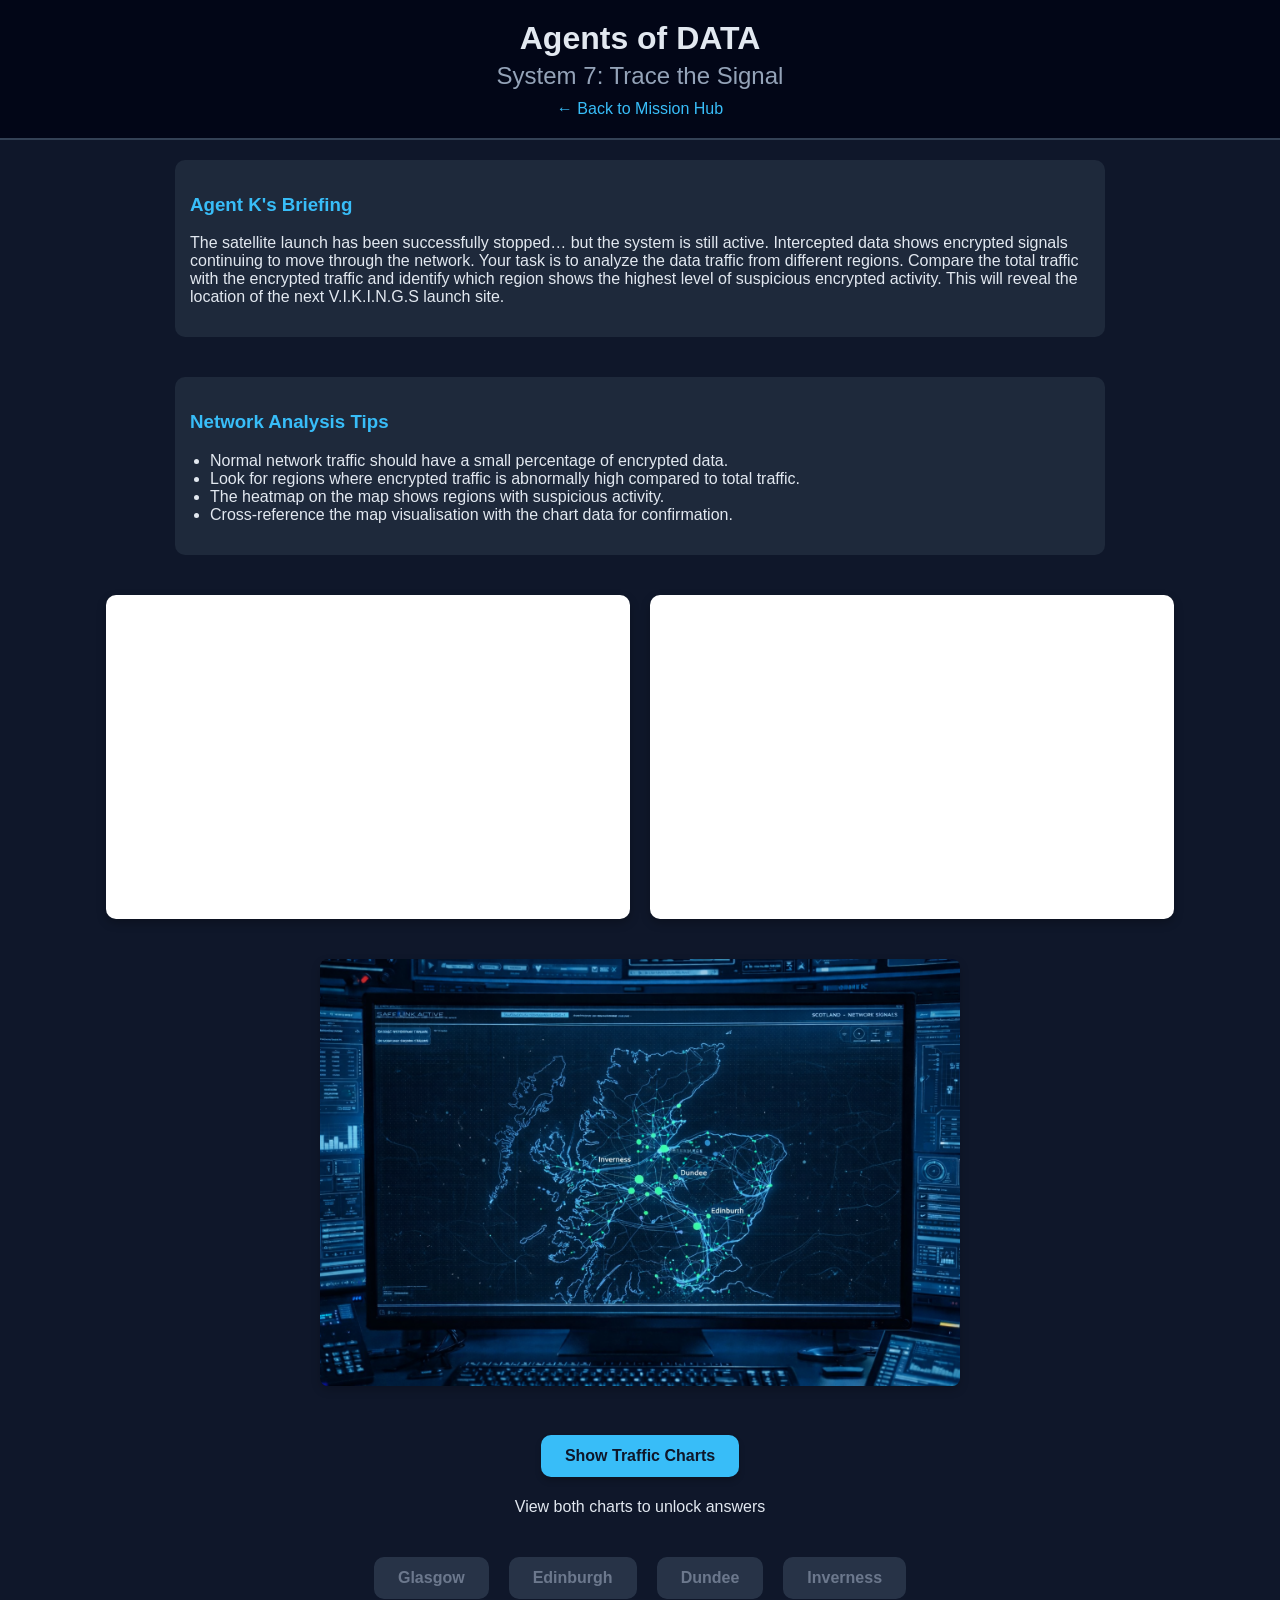
<file: Puzzle_7.html>
<!DOCTYPE html>
<html lang="en">
<head>
  <meta charset="UTF-8">
  <meta name="viewport" content="width=device-width, initial-scale=1.0" />
  <link rel="stylesheet" href="css/chart.css">
  <script src="./js/chart.js"></script>
  <title>Mission 7 </title>
</head>

<body>
  <!-- Header section with tital and navigation back to hub page -->
  <header class="mission-header">
    <h1>Agents of DATA</h1>
    <h2>System 7: Trace the Signal</h2>
    <!-- Link back to mission hub -->
    <a href="mission_hub.html" class="back-link">← Back to Mission Hub</a>
  </header>

  <!-- Mission briefing section -->
  <div class="briefing">
    <h3>Agent K's Briefing</h3>
    <p>The satellite launch has been successfully stopped… but the system is still active. Intercepted data shows encrypted signals continuing to move through the network. Your task is to analyze the data traffic from different regions. Compare the total traffic with the encrypted traffic and identify which region shows the highest level of suspicious encrypted activity. This will reveal the location of the next V.I.K.I.N.G.S launch site.</p>
  </div>
  <!-- Tip section -->
   <div class="tips">
  <h3>Network Analysis Tips</h3>
  <ul>
    <li>Normal network traffic should have a small percentage of encrypted data.</li>
    <li>Look for regions where encrypted traffic is abnormally high compared to total traffic.</li>
    <li>The heatmap on the map shows regions with suspicious activity.</li>
    <li>Cross-reference the map visualisation with the chart data for confirmation.</li>
  </ul>
</div>
  <!-- chart grids -->
<div class="chart-grid">
  <canvas id="canvas1" width="500" height="300"></canvas>
  <canvas id="canvas2" width="500" height="300"></canvas>
</div>

  <!-- Map image section -->
  <div class="map-container">
    <img src="assets/images/map.png" class="map-image">
  </div>

  <!-- Buttons to display chart popups -->
  <div class="button-row">
  <button onclick="showCharts()">Show Traffic Charts</button>
  </div>

  <!-- Message to show both charts need to be viewed before answer buttons are unlocked -->
  <p id="lockMessage">View both charts to unlock answers</p>

  <!-- Answer buttons (disabled until charts are viewed)-->
  <div class="button-row">
    <button class="answer" disabled onclick="checkAnswer('glasgow')"> Glasgow</button>
    <button class="answer" disabled onclick="checkAnswer('edinburgh')"> Edinburgh</button>
    <button class="answer" disabled onclick="checkAnswer('dundee')"> Dundee</button>    
    <button class="answer" disabled onclick="checkAnswer('inverness')"> Inverness</button> 
  </div>

  <!-- Where the feddback message after selecteing an answer will display -->
  <p id="feedback"></p>
  <br><br>


  <script src="js/mission7.js"></script>
  <script src="js/accessibility.js"></script>
  </body>
</html>
</file>
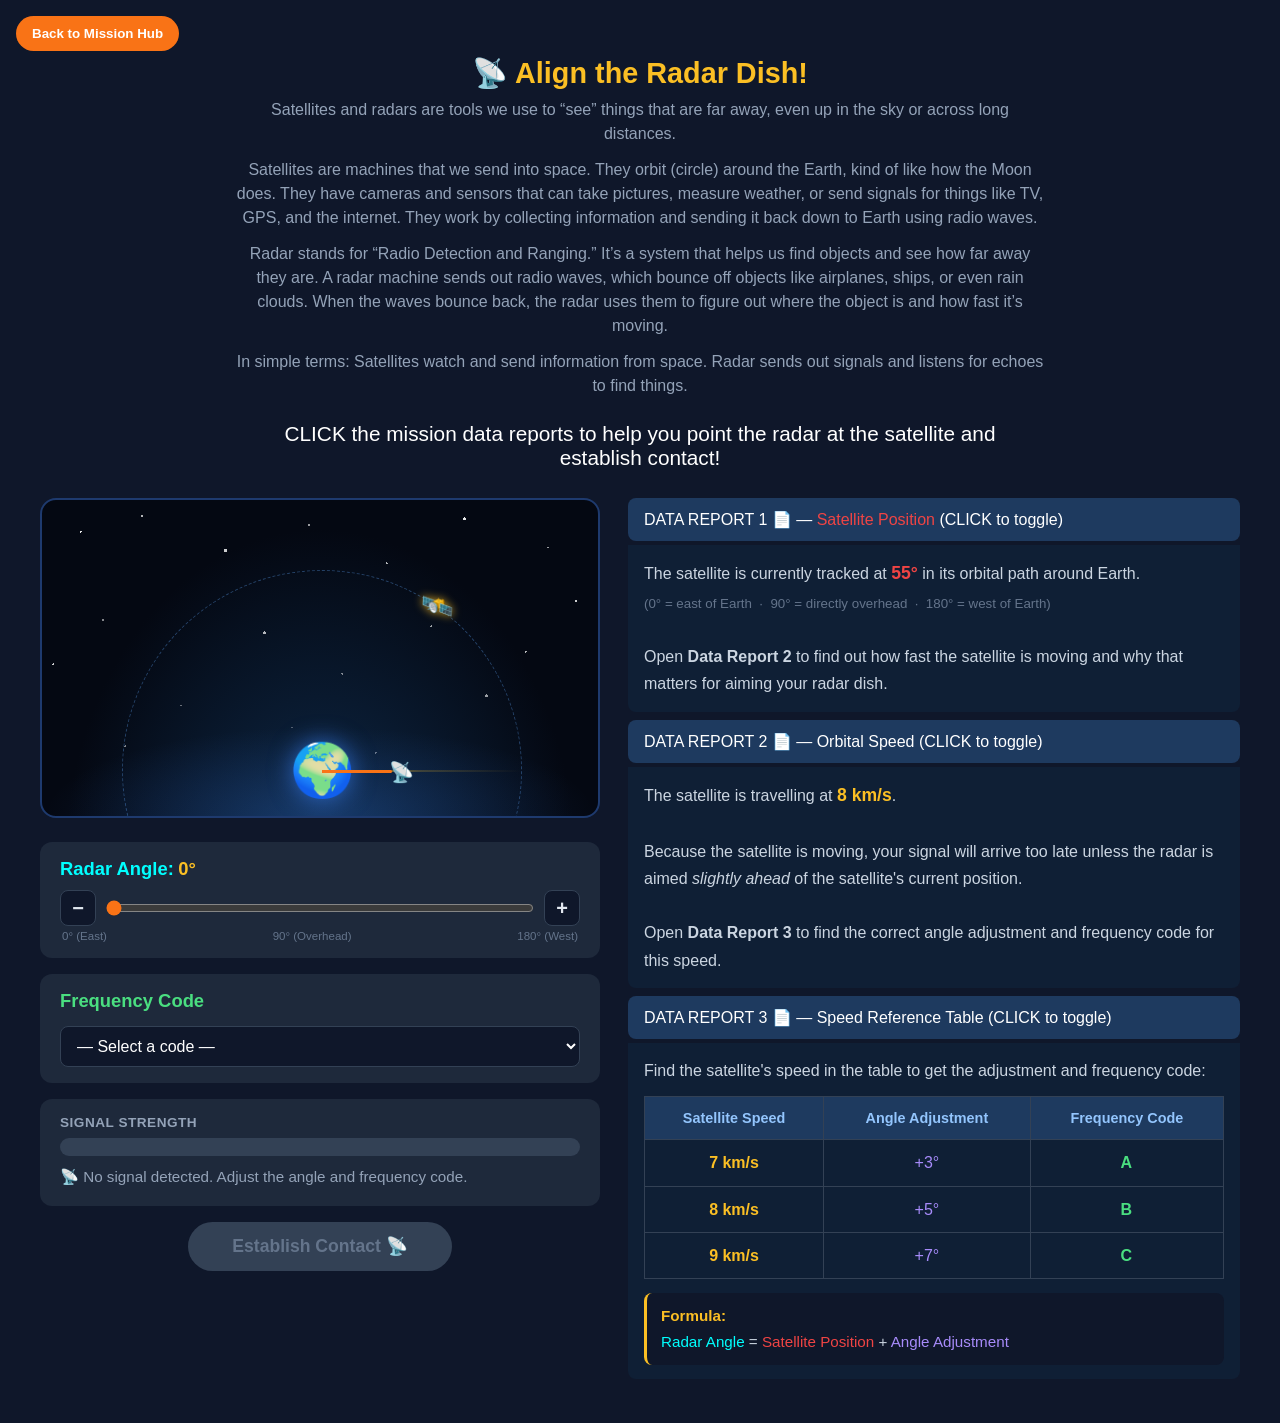
<file: puzzle_align_radar.html>
<!doctype html>
<html lang="en">
  <head>
    <meta charset="UTF-8" />
    <meta name="viewport" content="width=device-width, initial-scale=1.0" />
    <link rel="stylesheet" href="css/align_radar.css" />
    <title>Align the Radar Dish</title>
  </head>
  <body>
    <!-- Quick navigation back to the mission hub -->
    <button id="backBtn">Back to Mission Hub</button>

    <!-- Puzzle instructions and short description -->
    <div class="intro">
      <h1>📡 Align the Radar Dish!</h1>
      <p class="description">
        Satellites and radars are tools we use to “see” things that are far
        away, even up in the sky or across long distances.
      </p>
      <p class="description">
        Satellites are machines that we send into space. They orbit (circle)
        around the Earth, kind of like how the Moon does. They have cameras and
        sensors that can take pictures, measure weather, or send signals for
        things like TV, GPS, and the internet. They work by collecting
        information and sending it back down to Earth using radio waves.
      </p>
      <p class="description">
        Radar stands for “Radio Detection and Ranging.” It’s a system that helps
        us find objects and see how far away they are. A radar machine sends out
        radio waves, which bounce off objects like airplanes, ships, or even
        rain clouds. When the waves bounce back, the radar uses them to figure
        out where the object is and how fast it’s moving.
      </p>
      <p class="description">
        In simple terms: Satellites watch and send information from space. Radar
        sends out signals and listens for echoes to find things.
      </p>
      <p class="instructions">
        CLICK the mission data reports to help you point the radar at the
        satellite and establish contact!
      </p>
    </div>

    <div class="puzzle-layout">
      <!-- LEFT: diagram + status stays visible while scrolling -->
      <div class="left-col">
        <!-- ── Space Diagram ──────────────────────────────── -->
        <div class="diagram-wrap">
          <div
            class="space-scene"
            role="region"
            aria-label="Space diagram showing Earth and satellite orbit"
          >
            <div class="orbit-path"></div>
            <div class="beam" id="beam"></div>
            <div class="radar-arm" id="radarArm"></div>
            <div class="satellite" id="satellite">🛰️</div>
            <div class="earth">🌍</div>
          </div>
        </div>

        <!-- ── Controls ───────────────────────────────────── -->
        <div class="controls">
          <div class="control-group">
            <label for="angleInput"
              ><span style="color: aqua">Radar Angle:</span>
              <span id="angleDisplay">0°</span></label
            >
            <div class="angle-input-row">
              <button
                type="button"
                id="angleMinusBtn"
                class="angle-step-btn"
                aria-label="Decrease radar angle by 1 degree"
              >
                −
              </button>
              <input
                type="range"
                id="angleInput"
                min="0"
                max="180"
                value="0"
                step="1"
                aria-label="Radar angle in degrees"
              />
              <button
                type="button"
                id="anglePlusBtn"
                class="angle-step-btn"
                aria-label="Increase radar angle by 1 degree"
              >
                +
              </button>
            </div>
            <div class="range-labels">
              <span>0° (East)</span>
              <span>90° (Overhead)</span>
              <span>180° (West)</span>
            </div>
          </div>

          <div class="control-group">
            <label for="freqSelect"
              ><span style="color: #4ade80">Frequency Code</span></label
            >
            <select id="freqSelect">
              <option value="">— Select a code —</option>
              <option value="A">Code A</option>
              <option value="B">Code B</option>
              <option value="C">Code C</option>
            </select>
          </div>
        </div>

        <!-- ── Signal Strength ────────────────────────────── -->
        <div class="status-section">
          <p>Signal Strength</p>
          <div
            class="progress-bar"
            role="progressbar"
            aria-valuemin="0"
            aria-valuemax="100"
            aria-valuenow="0"
          >
            <div class="progress-fill" id="progressFill"></div>
          </div>
          <p id="statusMsg" class="status-msg" aria-live="polite">
            Set the radar angle and frequency code to establish contact!
          </p>
        </div>

        <button id="contactBtn" disabled>Establish Contact 📡</button>
      </div>

      <!-- RIGHT: scrollable data reports and controls -->
      <div class="right-col">
        <!-- ── Data Reports ────────────────────────────────── -->
        <div class="hints">
          <button
            class="accordion"
            aria-expanded="false"
            aria-controls="panel1"
          >
            DATA REPORT 1 📄 —
            <span class="report-related-red">Satellite Position</span> (CLICK to
            toggle)
          </button>
          <div class="panel" id="panel1" role="region">
            <p id="report1Text"></p>
          </div>

          <button
            class="accordion"
            aria-expanded="false"
            aria-controls="panel2"
          >
            DATA REPORT 2 📄 — Orbital Speed (CLICK to toggle)
          </button>
          <div class="panel" id="panel2" role="region">
            <p id="report2Text"></p>
          </div>

          <button
            class="accordion"
            aria-expanded="false"
            aria-controls="panel3"
          >
            DATA REPORT 3 📄 — Speed Reference Table (CLICK to toggle)
          </button>
          <div class="panel" id="report3Panel" role="region"></div>
        </div>
      </div>
    </div>

    <script src="js/align_radar.js"></script>
  </body>
</html>
</file>
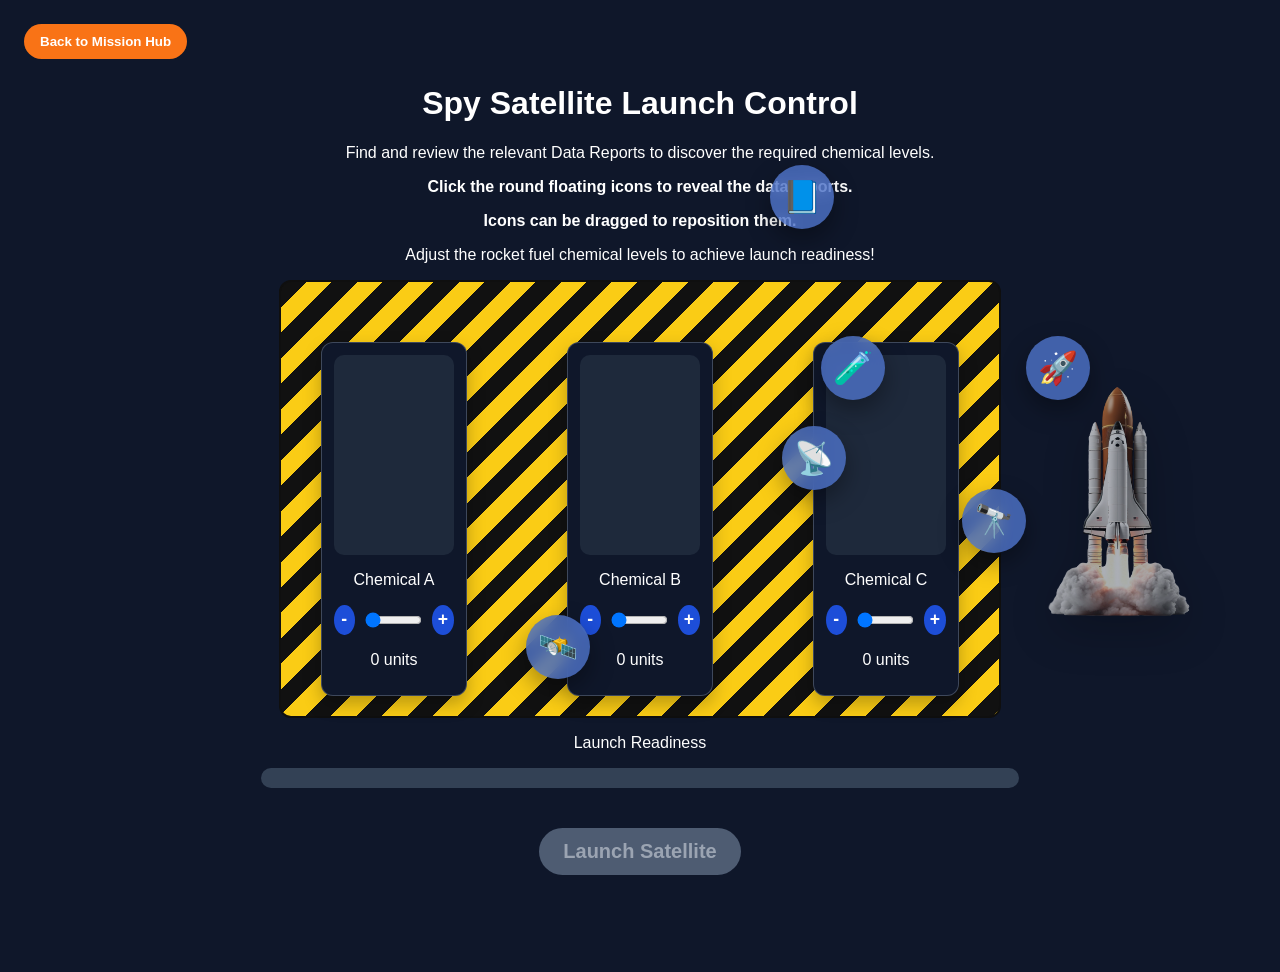
<file: puzzle_rocket_fuel.html>
<!doctype html>
<html lang="en">
  <head>
    <meta charset="UTF-8" />
    <meta name="viewport" content="width=device-width, initial-scale=1.0" />

    <link rel="stylesheet" href="css/rocket_fuel.css" />

    <title>Launch the Spy Satellite</title>
  </head>
  <body>
    <!-- Quick navigation back to the mission hub -->
    <button id="backBtn">Back to Mission Hub</button>

    <!-- Page intro and puzzle instructions -->
    <h1>Spy Satellite Launch Control</h1>
    <p>
      Find and review the relevant Data Reports to discover the required
      chemical levels.
    </p>
    <p>
      <strong
        >Click the round floating icons to reveal the data reports.</strong
      >
    </p>
    <p><strong>Icons can be dragged to reposition them.</strong></p>

    <!-- DATA HINTS -->
    <div
      class="floating-clues"
      id="floatingClues"
      aria-label="Floating data reports"
    ></div>

    <p>Adjust the rocket fuel chemical levels to achieve launch readiness!</p>
    <!-- BARRELS -->
    <div class="rocket-stage">
      <img
        class="rocket-background"
        src="assets/images/rocket_launching.png"
        alt=""
        aria-hidden="true"
      />
      <div class="barrel-container">
        <div class="barrel">
          <div class="fill" id="fillA"></div>
          <p>Chemical A</p>
          <div class="slider-controls">
            <button
              type="button"
              class="slider-step"
              data-letter="A"
              data-step="-1"
              aria-label="Decrease Chemical A"
            >
              -
            </button>
            <input
              type="range"
              min="0"
              max="100"
              step="1"
              value="0"
              id="inputA"
            />
            <button
              type="button"
              class="slider-step"
              data-letter="A"
              data-step="1"
              aria-label="Increase Chemical A"
            >
              +
            </button>
          </div>
          <p id="valueA">0 units</p>
        </div>
        <div class="barrel">
          <div class="fill" id="fillB"></div>
          <p>Chemical B</p>
          <div class="slider-controls">
            <button
              type="button"
              class="slider-step"
              data-letter="B"
              data-step="-1"
              aria-label="Decrease Chemical B"
            >
              -
            </button>
            <input
              type="range"
              min="0"
              max="100"
              step="1"
              value="0"
              id="inputB"
            />
            <button
              type="button"
              class="slider-step"
              data-letter="B"
              data-step="1"
              aria-label="Increase Chemical B"
            >
              +
            </button>
          </div>
          <p id="valueB">0 units</p>
        </div>
        <div class="barrel">
          <div class="fill" id="fillC"></div>
          <p>Chemical C</p>
          <div class="slider-controls">
            <button
              type="button"
              class="slider-step"
              data-letter="C"
              data-step="-1"
              aria-label="Decrease Chemical C"
            >
              -
            </button>
            <input
              type="range"
              min="0"
              max="100"
              step="1"
              value="0"
              id="inputC"
            />
            <button
              type="button"
              class="slider-step"
              data-letter="C"
              data-step="1"
              aria-label="Increase Chemical C"
            >
              +
            </button>
          </div>
          <p id="valueC">0 units</p>
        </div>
      </div>
    </div>

    <!-- Readiness progress and final action -->
    <div class="progress-section">
      <p>Launch Readiness</p>
      <div class="progress-bar">
        <div class="progress-fill" id="progressFill"></div>
      </div>
    </div>

    <button id="launchBtn" disabled>Launch Satellite</button>

    <div
      id="successScreen"
      class="success-screen"
      role="dialog"
      aria-modal="true"
      aria-labelledby="successTitle"
      hidden
    >
      <div class="success-card">
        <h2 id="successTitle">Mission Success</h2>
        <img
          class="success-image"
          src="assets/images/rocket_launch.jpg"
          alt="Rocket launching into the sky"
        />
        <p>The spy satellite has launched successfully - well done!</p>
        <button id="successHubBtn" type="button">Back to Mission Hub</button>
      </div>
    </div>

    <script src="js/rocket_fuel.js"></script>
    <script src="js/accessibility.js"></script>
  </body>
</html>
</file>
<file: css/index.css>
* {
  margin: 0;
  padding: 0;
  box-sizing: border-box;
}

/*roots*/
:root {
  --card-bg: rgba(245, 221, 170, 0.92);
  --text: #111;
  --shadow: 0 18px 50px rgba(0, 0, 0, 0.45);
  --radius: 18px;
}
/*page background using ship, font etc*/
body.landing {
  min-height: 100vh;
  font-family: Arial, sans-serif;
  color: var(--text);
  background-image: url("../assets/images/vikingbackground.png");
  background-size: cover;
  background-position: center;
  background-repeat: no-repeat;
  position: relative;
}
/*dark overlay*/
body.landing::before {
  content: "";
  position: absolute;
  inset: 0;
  background: rgba(0, 0, 0, 0.25);
}
/*main wrapping*/
.landing-wrap {
  position: relative;
  min-height: 100vh;
  display: flex;
  align-items: center;
  justify-content: center;
  padding: 24px;
}
/*mission briefing card*/
.mission-card {
  position: relative;
  width: min(1100px, 100%);
  display: grid;
  grid-template-columns: 220px 1fr;
  gap: 24px;
  background: rgba(245, 221, 170, 0.92);
  border-radius: 18px;
  box-shadow: 0 18px 50px rgba(0, 0, 0, 0.45);
  padding: 28px;
  border: 2px solid rgba(0, 0, 0, 0.15);
  overflow: hidden;
}
/*logo on background*/
.mission-card::before {
  content: "";
  position: absolute;
  inset: 0;
  background-image: url("../assets/images/AgentsOfDataLogo.png");
  background-repeat: no-repeat;
  background-position: center;
  background-size: 400px;
  opacity: 0.08;
  pointer-events: none;
}
/*content sits above logo*/
.mission-card > * {
  position: relative;
  z-index: 2;
}
/*major x image*/
.majorx {
  display: flex;
  align-items: flex-start;
  justify-content: center;
}

.majorx img {
  width: 100%;
  max-width: 220px;
  height: auto;
  border-radius: 14px;
  box-shadow: 0 10px 25px rgba(0,0,0,0.25);
}
/*text styling*/
.briefing-title {
  font-size: 1.7rem;
  margin-bottom: 14px;
}

.briefing p {
  font-size: 1.05rem;
  line-height: 1.5;
  margin-bottom: 14px;
}
/*input buttons*/
.start-row {
  margin-top: 18px;
  display: flex;
  gap: 12px;
  align-items: center;
}
/*input field*/
.start-row input {
  flex: 1;
  padding: 14px;
  font-size: 1rem;
  border-radius: 12px;
  border: 2px solid rgba(0, 0, 0, 0.25);
  outline: none;
}

.start-row input:focus {
  border-color: rgba(0, 0, 0, 0.5);
}

.start-row button {
  padding: 14px 18px;
  font-size: 1rem;
  font-weight: 700;
  border-radius: 12px;
  border: none;
  cursor: pointer;
  background: #111;
  color: #fff;
  box-shadow: 0 10px 25px rgba(0,0,0,0.35);
}

.start-row button:hover {
  transform: translateY(-1px);
}

.start-row button:active {
  transform: translateY(0px);
}
/*accessibility*/
.sr-only {
  position: absolute;
  width: 1px;
  height: 1px;
  overflow: hidden;
}

.site-header {
  position: absolute;
  top: 20px;
  left: 30px;
  z-index: 10;
}
/*logo settings*/
.site-logo {
  width: 220px;
  height: auto;
}

@media (max-width: 760px) {
  .mission-card {
    grid-template-columns: 1fr;
  }

  .majorx img {
    max-width: 160px;
  }
}
/*nav bar*/
.main-nav {
  width: 100%;
  padding: 18px 40px;
  display: flex;
  justify-content: flex-end;
  position: relative;
  z-index: 1000;
}

.nav-links {
  display: flex;
  gap: 40px;
}
/*nav bar links css*/
.nav-links a {
  text-decoration: none;
  font-size: 1.6rem;
  font-weight: 600;
  color: #ffffff;
  letter-spacing: 0.5px;
  transition: opacity 0.2s ease;
}

.nav-links a:hover {
  opacity: 0.6;
}
</file>
<file: css/accessibility.css>
* {
  margin: 0;
  padding: 0;
  box-sizing: border-box;
}

body {
  min-height: 100vh;
  font-family: Arial, sans-serif;
  background-image: url("../assets/images/missionRoom.png");
  background-size: cover;
  background-position: center;
  background-repeat: no-repeat;
  position: relative;
  color: #fff;
}

body::before {
  content: "";
  position: absolute;
  inset: 0;
  background: rgba(0, 0, 0, 0.55);
  pointer-events: none;
}

.main-nav {
  position: relative;
  z-index: 10;
  width: 100%;
  padding: 18px 40px;
  display: flex;
  justify-content: flex-end;
}

.nav-links {
  display: flex;
  gap: 40px;
}

.nav-links a {
  text-decoration: none;
  font-size: 1.2rem;
  font-weight: 600;
  color: #ffffff;
  transition: opacity 0.2s ease;
}

.nav-links a:hover {
  opacity: 0.7;
}

.nav-links a.active {
  border-bottom: 2px solid #00d4ff;
}

.page-wrap {
  position: relative;
  z-index: 2;
  min-height: calc(100vh - 70px);
  display: flex;
  justify-content: center;
  align-items: flex-start;
  padding: 60px 20px;
}

.accessibility-card {
  width: min(700px, 95%);
  background: rgba(245, 221, 170, 0.94);
  color: #111;
  border-radius: 18px;
  padding: 30px;
  box-shadow: 0 18px 50px rgba(0, 0, 0, 0.4);
}

.accessibility-card h1 {
  font-size: 2rem;
  margin-bottom: 10px;
}

.accessibility-card p {
  font-size: 1rem;
  margin-bottom: 24px;
}

.control-group {
  margin-bottom: 22px;
  display: flex;
  flex-direction: column;
  gap: 8px;
}

.control-group label {
  font-weight: 700;
  font-size: 1rem;
}

.control-group input[type="range"],
.control-group select {
  width: 100%;
}

.control-group select {
  padding: 10px;
  border-radius: 10px;
  border: 2px solid rgba(0, 0, 0, 0.2);
  font-size: 1rem;
}

.button-row {
  display: flex;
  gap: 12px;
  margin-top: 24px;
}

.button-row button {
  padding: 12px 18px;
  border: none;
  border-radius: 10px;
  background: #111;
  color: #fff;
  font-size: 1rem;
  font-weight: 700;
  cursor: pointer;
}

.button-row button:hover {
  opacity: 0.9;
}

@media (max-width: 700px) {
  .nav-links {
    gap: 20px;
  }

  .nav-links a {
    font-size: 1rem;
  }

  .accessibility-card {
    padding: 20px;
  }
}
</file>
<file: css/avatar.css>
* {
  margin: 0;
  padding: 0;
  box-sizing: border-box;
}
/*body settings inclduing height, font and image of mission oom*/
body.avatar-page {
  min-height: 100vh;
  font-family: Arial, sans-serif;
  background-image: url("../assets/images/missionRoom.png");
  background-size: cover;
  background-position: center;
  background-repeat: no-repeat;
  position: relative;
}
/*dark overlay for easy reading*/
body.avatar-page::before {
  content: "";
  position: absolute;
  inset: 0;
  background: rgba(0, 0, 0, 0.45);
}
/*wrapping content*/
.landing-wrap {
  position: relative;
  z-index: 2;
  min-height: 100vh;
  display: flex;
  align-items: flex-start;
  justify-content: center;
  padding-top: 100px;
}
/*avatar box*/
.mission-card {
  width: min(650px, 90%);
  background: rgba(245, 221, 170, 0.92);
  border-radius: 14px;
  padding: 18px;
  box-shadow: 0 18px 50px rgba(0, 0, 0, 0.45);
}
/*avatar grid for 4 avatars per row*/
.avatar-grid {
  margin-top: 12px;
  display: grid;
  grid-template-columns: repeat(4, 1fr);
  gap: 10px;
}
/*avatar buttons*/
.avatar-option {
  background: transparent;
  border: none;
  padding: 4px;
  cursor: pointer;
}
/*size of avatars*/
.avatar-option img {
  width: 70px;
  height: auto;
}
/*for when avatar is selected*/
.avatar-option.selected img {
  outline: 3px solid #00d4ff;
  border-radius: 12px;
  box-shadow: 0 0 18px rgba(0,212,255,0.6);
}
/*continue button*/
#continue-btn {
  padding: 10px 14px;
  font-size: 0.9rem;
}
/*sites header*/
.site-header {
  position: absolute;
  top: 10px;
  left: 20px;
  z-index: 10;
}
/*logo size*/
.site-logo {
  width: 180px;
}
/*nav bar settings*/
.main-nav {
  width: 100%;
  padding: 18px 40px;
  display: flex;
  justify-content: flex-end;
  position: relative;
  z-index: 1000;
}
/*navbar links container*/
.nav-links {
  display: flex;
  gap: 40px;
}
/*individual links*/
.nav-links a {
  text-decoration: none;
  font-size: 1.6rem;
  font-weight: 600;
  color: #ffffff;
  letter-spacing: 0.5px;
  transition: opacity 0.2s ease;
}
/*hover styling*/
.nav-links a:hover {
  opacity: 0.6;
}
</file>
<file: css/binary_chart.css>
* {
    margin: 0;
    padding: 0;
    box-sizing: border-box;
}

/* Body styles to set the background color and center the content */
body {
  min-height: 100vh;
  font-family: Arial, sans-serif;
  color: #e2e8f0;

  display: flex;
  justify-content: center;
  align-items: center;

  background: #0f172a;
 
  background-position: center;
  background-repeat: no-repeat;
}

/* Content container styles to create a frosted glass effect with padding and border */
.content {
  width: 90%;
  max-width: 700px;
  transform: translateY(-40px);

  background: rgba(30, 41, 59, 0.9);
  padding: 25px;
  border-radius: 12px;
  border: 1px solid #334155;
  backdrop-filter: blur(6px);
}

/* binary image styles with hover effects for interactivity */
.binary {
    width: 190px;
    border-radius: 15px;
    cursor: pointer;
    transition: transform 0.3s ease, box-shadow 0.3s ease;
}

.binary:hover {
    transform: scale(1.05);
    box-shadow: 0 10px 30px rgba(0, 0, 0, 0.6);
}

.binary.enlarged {
    transform: scale(1.2);
}

/* Binary message box */
#binary_message {
    margin: 15px auto;
    padding: 20px;
    background: #1e293b;
    border: 1px solid #334155;
    border-radius: 10px;
    max-width: 600px;
    font-family: 'Courier New', monospace;
    text-align: center;
}
/* Styles for the binary message header and paragraph with appropriate colors and spacing */
#binary_message h3 {
    color: #38bdf8;
    margin-bottom: 15px;
}

#binary_message p {
  font-size: 1.4rem;
  letter-spacing: 2px;
  line-height: 1.6;
}

/* Styles for the generate button and other buttons */
#generate_btn,
button {
    display: inline-block;
    margin: 10px auto;
    padding: 10px 15px;

    background: #38bdf8;
    color: black;

    border: none;
    border-radius: 6px;
    cursor: pointer;
    font-weight: bold;

    transition: 0.2s;
}

#generate_btn:hover,
button:hover {
    background: #0ea5e9;
}

#generate_btn:active,
button:active {
    transform: scale(0.95);
}

/* Input styles */
input {
    width: 100%;
    padding: 10px;
    margin-top: 10px;

    border-radius: 5px;
    border: none;
    font-size: 1rem;

    background: #020617;
    color: #e2e8f0;
}

/* Display box spacing */
.display-box {
  margin: 10px 0;
}
.caesar-wheel {
  width: min(420px, 90%);
  display: block;
  margin: 20px auto;
  transition: transform 0.8s ease;
}
.binary_table {
  color:#020617; 
  background: #f4f8ff;
  border: 3px solid #3b82f6;
  border-radius: 15px;
  padding: 20px;
  margin: 20px auto;
  max-width: 650px;
  text-align: center;
}

.binary_table h2 {
  margin-bottom: 5px;
}

.binary_table p {
  margin-bottom: 15px;
  font-size: 1rem;
}

.binary_table table {
  width: 100%;
  border-collapse: collapse;
  background: white;
  overflow: hidden;
  border-radius: 10px;
}

.binary_table th {
  background: #3b82f6;
  color: rgb(0, 0, 0);
  padding: 10px;
  font-size: 1.1rem;
}

.binary_table td {
  border: 1px solid #cbd5e1;
  padding: 8px;
  font-size: 1rem;
}

.binary_table td:first-child {
  font-weight: bold;
}

.binary_table td:last-child {
  font-family: monospace;
  font-weight: bold;
}
</file>
<file: css/emoji_puzzle.css>
/* General page styling */
body {
  font-family: Arial, sans-serif;
  background: #0f172a;
  color: #e2e8f0;
  margin: 0;
  padding: 0;
}
h3 {
  color: #38bdf8;               
}

/* Header section */
.mission-header {
  background: #020617;
  padding: 20px;
  text-align: center;
  border-bottom: 2px solid #334155;
}
.mission-header h1 {
  margin: 0;
  font-size: 2rem;
}
.mission-header h2 {
  margin: 5px 0 10px;
  color: #94a3b8;
}
/* Back link style */
.back-link {
  color: #38bdf8;
  text-decoration: none;
}

/* Main layout */
.mission-panel {
  padding: 20px;
}

.container {
  max-width: 900px;
  margin: auto;
  display: flex;
  flex-direction: column;
  gap: 20px;
}

/* Puzzle boxes */
.puzzle-container {
  background: #1e293b;
  padding: 20px;
  border-radius: 10px;
  text-align: center;
  transition: 0.5s;
}

/* Briefing text alignment */
.briefing {
  text-align: left;
}

/* Emoji display area */
#emojiDisplay {
  font-size: 2rem;
  margin: 15px 0;
  display: flex;
  justify-content: center;
  flex-wrap: wrap;
  gap: 24px;
}

/* Input and buttons */
.controls {
  display: flex;
  flex-direction: column;
  gap: 10px;
  margin-top: 10px;
}

input[type="text"] {
  width: 100%;
  padding: 10px;
  border-radius: 5px;
  border: none;
}

/* Button styling */
button {
  padding: 10px 15px;
  border: none;
  border-radius: 5px;
  background: #38bdf8;
  color: black;
  font-weight: bold;
}
/* Slight shrink on click */
button:active {
  transform: scale(0.95);
}

/* Result text */
#result {
  margin-top: 10px;
  font-weight: bold;
}

/* Emoji table */
#emojiTable {
  border-collapse: collapse; /* IMPORTANT: makes lines clean */
  margin: 20px auto;
}

/* Letter cells */
#emojiTable th {
  background: #020617;
  color: #38bdf8;
  padding: 12px 16px;
  font-size: 1.2rem;
  border-bottom: 3px solid #00d4ff; /* MAIN divider line */
}

/* Emoji cells */
#emojiTable td {
  padding: 14px 16px;
  font-size: 1.8rem;
  text-align: center;
}

/* Add spacing between groups (every pair of rows) */
#emojiTable tr:nth-child(2n) td {
  padding-bottom: 18px;
}
/* Spacing between emoji words */
#emojiDisplay {
  font-size: 2.2rem;
  letter-spacing: 8px;
}
.emoji-group {
  margin: 0 8px;
}

/* Moves up while fading */
.fade-out {
  opacity: 0;
  transform: translateY(-20px);
}
/* Starts slightly lower */
.fade-in {
  opacity: 0;
  transform: translateY(20px);
}
/* Returns to normal position */
.fade-in.active {
  opacity: 1;
  transform: translateY(0);
}
</file>
<file: css/mission_hub.css>
* {
  margin: 0;
  padding: 0;
  box-sizing: border-box;
}

body.mission-page {
  min-height: 100vh;
  font-family: Arial, sans-serif;
  background-image: url("../assets/images/missionRoom.png");
  background-size: cover;
  background-position: center;
  background-repeat: no-repeat;
  position: relative;
}

body.mission-page::before {
  content: "";
  position: absolute;
  inset: 0;
  background: rgba(0, 0, 0, 0.45);
}

.hub-wrap {
  position: relative;
  z-index: 2;
  min-height: 100vh;
  padding: 80px 30px 40px;
}

.hub-title {
  color: #fff;
  text-align: center;
  margin-bottom: 18px;
  font-size: 1.6rem;
  text-shadow: 0 2px 10px rgba(0,0,0,0.6);
}

.mission-steps {
  display: flex;
  gap: 18px;
  justify-content: center;
  margin: 10px 0 30px;
  flex-wrap: wrap;
}

.step {
  width: 56px;
  height: 56px;
  border-radius: 999px;
  border: 3px solid rgba(255,255,255,0.9);
  background: #b00000;
  color: #000;
  font-weight: 800;
  font-size: 1.2rem;
  cursor: pointer;
  box-shadow: 0 10px 22px rgba(0,0,0,0.45);
}

.step.active {
  background: #3f7f3f;
}

.mission-grid {
  display: grid;
  grid-template-columns: repeat(3, minmax(220px, 360px));
  gap: 28px;
  justify-content: center;
}

.mission-card-tile {
  position: relative;
  border-radius: 20px;
  overflow: hidden;
  box-shadow: 0 16px 40px rgba(0,0,0,0.55);
  border: 3px solid rgba(255,255,255,0.25);
}

.mission-card-tile img {
  width: 100%;
  height: 360px;
  object-fit: cover;
  display: block;
}

.lock-overlay .lock-icon {
  width: 120 !important;
  height: 120px !important;
  object-fit: contain !important;
  display: block;
}
.mission-card-tile:last-child {
  grid-column: 2;
}

.mission-overlay {
  position: absolute;
  left: 0;
  right: 0;
  bottom: 0;
  padding: 18px;
  display: grid;
  gap: 12px;
  justify-items: center;
  background: linear-gradient(to top, rgba(0,0,0,0.55), rgba(0,0,0,0));
}

.mission-overlay h2 {
  color: #fff;
  font-size: 1.8rem;
  margin: 0;
}

.read-more {
  display: inline-block;
  padding: 10px 16px;
  border-radius: 10px;
  background: rgba(0,0,0,0.75);
  color: #fff;
  text-decoration: none;
  border: 2px solid rgba(255,255,255,0.75);
  font-weight: 700;
}

@media (max-width: 1100px) {
  .mission-grid {
    grid-template-columns: repeat(2, minmax(220px, 360px));
  }
}

@media (max-width: 740px) {
  .mission-grid {
    grid-template-columns: 1fr;
  }
}
.site-header {
  position: absolute;
  top: 10px;
  left: 20px;
  z-index: 10;
}

.site-logo {
  width: 180px;
}

.main-nav {
  width: 100%;
  padding: 18px 40px;
  display: flex;
  justify-content: flex-end;
  position: relative;
  z-index: 1000;
}

.nav-links {
  display: flex;
  gap: 40px;
}

.nav-links a {
  text-decoration: none;
  font-size: 1.6rem;
  font-weight: 600;
  color: #ffffff;
  letter-spacing: 0.5px;
  transition: opacity 0.2s ease;
}

.nav-links a:hover {
  opacity: 0.6;
}
.dialogue-modal {
  position: fixed;
  inset: 0;
  background: rgba(0, 0, 0, 0.72);
  display: flex;
  align-items: center;
  justify-content: center;
  z-index: 2000;
}

.dialogue-modal.hidden {
  display: none;
}

.dialogue-box {
  width: min(1000px, 92%);
  min-height: 420px;
  background: #111;
  border: 4px solid #f1c40f;
  border-radius: 18px;
  display: grid;
  grid-template-columns: 320px 1fr;
  overflow: hidden;
  box-shadow: 0 20px 60px rgba(0, 0, 0, 0.5);
}

.dialogue-left {
  background: linear-gradient(180deg, #1b1b1b, #2c2c2c);
  display: flex;
  align-items: flex-end;
  justify-content: center;
  padding: 20px;
}

.dialogue-majorx {
  max-height: 360px;
  width: auto;
  object-fit: contain;
}

.dialogue-right {
  background: #0d0d0d;
  color: #fff;
  padding: 32px;
  display: flex;
  flex-direction: column;
  justify-content: space-between;
}

.dialogue-right h2 {
  font-size: 2rem;
  margin-bottom: 18px;
  color: #f1c40f;
}

.dialogue-right p {
  font-size: 1.4rem;
  line-height: 1.5;
  min-height: 180px;
}

#dialogue-next-btn {
  align-self: flex-end;
  padding: 12px 22px;
  font-size: 1rem;
  font-weight: 700;
  border: none;
  border-radius: 12px;
  background: #f1c40f;
  color: #111;
  cursor: pointer;
}

#dialogue-next-btn:hover {
  opacity: 0.9;
}

@media (max-width: 760px) {
  .dialogue-box {
    grid-template-columns: 1fr;
  }

  .dialogue-left {
    align-items: center;
    padding: 10px 10px 0;
  }

  .dialogue-majorx {
    max-height: 220px;
  }

  .dialogue-right {
    padding: 20px;
  }

  .dialogue-right p {
    font-size: 1.1rem;
    min-height: 120px;
  }
}

.lock-overlay {
  position: absolute;
  inset: 0;
  background: rgba(0, 0, 0, 0.45);
  display: flex;
  align-items: center;
  justify-content: center;
  z-index: 3;
  pointer-events: none;
}

.lock-overlay.hidden {
  display: none;
}

.lock-icon {
  width: 70px;
  height: 70px;
  object-fit: contain;
  opacity: 0.9;
}

.lock-overlay p {
  display: none;
}

.mission-card-tile.locked .read-more {
  pointer-events: none;
  opacity: 0.5;
}

.mission-card-tile.locked img:not(.lock-icon) {
  filter: brightness(0.45);
}

.final-popup {
  position: fixed;
  inset: 0;
  background: rgba(0, 0, 0, 0.82);
  display: flex;
  align-items: center;
  justify-content: center;
  padding: 24px;
  z-index: 4000;
}

.final-popup.hidden {
  display: none;
}

.final-content {
  width: min(760px, 92vw);
  background: #f5ddaa;
  border-radius: 22px;
  overflow: hidden;
  box-shadow: 0 22px 70px rgba(0, 0, 0, 0.55);
  border: 4px solid #f1c40f;
  text-align: center;
}

.final-image {
  width: 100%;
  display: block;
  max-height: 360px;
  object-fit: cover;
}

.final-text {
  padding: 28px 32px 10px;
}

.final-text h2 {
  margin: 0 0 16px;
  font-size: clamp(1.8rem, 4vw, 2.4rem);
  color: #111;
}

.final-text p {
  margin: 0;
  font-size: clamp(1.05rem, 2vw, 1.25rem);
  line-height: 1.6;
  color: #111;
}

#final-listen-btn {
  margin: 22px 0 30px;
  padding: 14px 28px;
  border: none;
  border-radius: 14px;
  background: #111;
  color: #fff;
  font-size: 1.05rem;
  font-weight: 700;
  cursor: pointer;
  box-shadow: 0 10px 24px rgba(0, 0, 0, 0.28);
}

#final-listen-btn:hover:not(:disabled) {
  opacity: 0.92;
}

#final-listen-btn:disabled {
  opacity: 0.55;
  cursor: not-allowed;
}
</file>
<file: css/password_puzzle.css>
/* General page style */
body {
  font-family: Arial, sans-serif;
  background: #0f172a;
  color: #e2e8f0;
  margin: 0;
  padding: 0;
}

/* Header section */
.mission-header {
  background: #020617;
  padding: 20px;
  text-align: center;
  border-bottom: 2px solid #334155; 
}
.mission-header h1 {
  margin: 0;
  font-size: 2rem;
}
.mission-header h2 {
  margin: 5px 0 10px;
  color: #94a3b8; 
}
.back-link {
  color: #38bdf8;
  text-decoration: none; 
}

/* Briefing box */
.briefing {
  max-width: 900px;
  width: 100%;
  margin: 20px auto; 
  background: #1e293b;
  padding: 15px;
  border-radius: 10px;
  text-align: left;
}

/* Main layout container */
.container {
  max-width: 900px;
  margin: auto;
  display: flex;
  flex-direction: column;
  gap: 20px; 
}

/* Puzzle box */
.puzzle-container {
  background: #1e293b;
  padding: 20px;
  border-radius: 10px;
  text-align: center;
  /* Used for smooth fade/slide animations */
  opacity: 1;
  transform: translateY(0);
  transition: opacity 0.5s ease, transform 0.5s ease; 
}

/* Buttons inside puzzle */
.puzzle-container button {
  margin: 5px;
  padding: 10px 15px;
  border: none;
  border-radius: 5px;
  background: #334155;
  color: white;
  cursor: pointer;
  transition: 0.2s;
}

/* Animation states */
/* Moves up while fading */
.fade-out {
  opacity: 0;
  transform: translateY(-20px); 
}
/* Ttarts slightly lower */
.fade-in {
  opacity: 0;
  transform: translateY(20px); 
}
/* Returns to normal */
.fade-in.active {
  opacity: 1;
  transform: translateY(0); 
}

/* Password section */
#password-creation {
  background: #1e293b;
  padding: 20px;
  border-radius: 10px;
}

/* Text input */
input[type="text"] {
  width: 100%;
  padding: 10px;
  margin-top: 10px;
  border-radius: 5px;
  border: none;
}

/* Strength bar background */
.strength-bar {
  width: 100%;
  height: 25px;
  background: #334155;
  border-radius: 5px;
  margin-top: 10px;
  /* Ensures inner bar stays inside rounded edges */
  overflow: hidden; 
}

/* Strength fill (changes width dynamically) */
.strength-fill {
  height: 100%;
  width: 0%; /* Starts empty */
  text-align: center;
  line-height: 25px;
  color: white;
  transition: width 0.3s ease; /* Smooth fill animation */
}

/* Requirements list */
.requirements {
  list-style: none;
  padding: 0;
}
.requirements li {
  margin: 5px 0;
}

/* Validation colors */
/* Correct requirement */
.valid {
  color: lightgreen; 
}
/* Incorrect requirement */
.invalid {
  color: #f87171; 
}

/* General button style */
button {
  margin-top: 10px;
  padding: 10px 15px;
  border: none;
  border-radius: 5px;
  background: #38bdf8;
  color: black;
  transition: 0.2s;
}
/* Click effect */
button:active {
  transform: scale(0.95);
}

/* Tips section layout */
.tips-section {
  max-width: 900px;
  margin: auto;
  margin-top: 20px;
}
/* Tips boxes side by side */
.tips {
  display: flex;
  gap: 20px;
}
.tips div {
  flex: 1; /* each box takes equal space */
  background: #1e293b;
  padding: 15px;
  border-radius: 10px;
}
.tips h4 {
  margin-top: 0;
}
</file>
<file: css/chart.css>
body {
  font-family: Arial, sans-serif;
  background: #0f172a; 
  color: #e2e8f0;
  margin: 0;
  padding: 0px;

  /* Center content */
  display: flex;          
  flex-direction: column;  
  align-items: center;      
  justify-content: flex-start; 
  min-height: 100vh;      
  text-align: center;     
}
h3 {
  color: #38bdf8;               
}

/* Header section */
.mission-header {
  background: #020617;
  padding: 20px;
  text-align: center;
  border-bottom: 2px solid #334155;
  align-self: stretch;
}
.mission-header h1 {
  margin: 0;
  font-size: 2rem;
}
.mission-header h2 {
  margin: 5px 0 10px;
  font-weight: normal;
  color: #94a3b8;
}
.back-link {
  color: #38bdf8;
  text-decoration: none;
}

/* Briefing box */
.briefing {
  max-width: 900px;
  width: 100%;
  margin: 20px auto;
  background: #1e293b;
  padding: 15px;
  border-radius: 10px;
  text-align: left; 
}



/* Button style */
button {
  background: #38bdf8;    
  color: #0f172a;           
  border: none;           
  border-radius: 10px;       
  padding: 12px 24px;      
  font-size: 1rem;        
  font-weight: bold;         
  cursor: pointer;           
  box-shadow: 0 4px 6px rgba(0,0,0,0.2); 
  margin: 5px;              
}
/* Row of buttons */
.button-row {
  display: flex;           
  gap: 10px;                
  justify-content: center;   
  flex-wrap: wrap;           
  margin-top: 20px;          
}

/* Click effect */
button:active {
  transform: translateY(1px); 
  box-shadow: 0 3px 5px rgba(0,0,0,0.2);
}

/* Tips section */
.tips {
  max-width: 900px;
  width: 100%;
  margin: 20px auto;
  background: #1e293b;
  padding: 15px;
  border-radius: 10px;
  text-align: left; 
}
.tips ul {
  padding-left: 20px; 
}

/* Map section */
.map-container {
  text-align: center;
  margin: 20px 0;
}
.map-image {
  width: 50%;
  height: auto;
  border-radius: 8px;
  box-shadow: 0 4px 10px rgba(0,0,0,0.2);
}

/* Disabled answer buttons */
.answer:disabled {
  background: #334155;   
  color: #94a3b8;       
  cursor: not-allowed;
  box-shadow: none;
  opacity: 0.7;
}
/* Chart section */
.chart-grid {
  display: flex;
  gap: 20px;
  justify-content: center;
  align-items: flex-start;
  flex-wrap: wrap;
  margin: 20px auto;
  width: min(1100px, 95vw);
}

.chart-grid canvas {
  background: #ffffff;
  border-radius: 10px;
  padding: 12px;
  max-width: 100%;
  box-shadow: 0 4px 10px rgba(0,0,0,0.25);
}
</file>
<file: css/align_radar.css>
/* Base reset and page setup */
* {
  margin: 0;
  padding: 0;
  box-sizing: border-box;
}

body {
  font-family: Arial, sans-serif;
  text-align: center;
  background: #0f172a;
  color: white;
  min-height: 100vh;
  padding: 56px 16px 40px;
}

/* ── Back Button ──────────────────────────────────────── */
#backBtn {
  position: fixed;
  top: 16px;
  left: 16px;
  padding: 10px 16px;
  border: none;
  border-radius: 999px;
  background: #f97316;
  color: #fff;
  font-weight: 700;
  cursor: pointer;
  z-index: 100;
}

#backBtn:hover {
  background: #ea580c;
}

#backBtn:focus-visible {
  outline: 3px solid #fdba74;
  outline-offset: 2px;
}

/* ── Page Title ───────────────────────────────────────── */
h1 {
  font-size: 1.8rem;
  margin-bottom: 8px;
  color: #fbbf24;
}

/* ── Opening Intro Text Width ──────────────────────────── */
.intro {
  width: 100%;
  max-width: 65%;
  margin: 0 auto 12px;
  text-align: center;
}

@media (max-width: 768px) {
  .intro {
    max-width: 100%;
  }
}

.description {
  color: #94a3b8;
  margin-bottom: 12px;
  font-size: 1rem;
  line-height: 1.5;
}

.instructions {
  color: #ffffff;
  margin-bottom: 12px;
  font-size: 1.3rem;
  padding: 12px 16px;
}

/* ── Two-Column Puzzle Layout ──────────────────────────── */
/*
 * Phone  (< 640px)  : single column, scene zoomed to 55%
 * Tablet (640–1099px): single column, scene zoomed to 72%
 * Desktop (≥ 1100px): side-by-side — diagram sticky on the left,
 *                      reports + controls scrollable on the right.
 */
.puzzle-layout {
  display: flex;
  flex-direction: column;
  gap: 16px;
  max-width: 1200px;
  margin: 0 auto;
}

.left-col,
.right-col {
  min-width: 0;
}

@media (min-width: 1100px) {
  .puzzle-layout {
    flex-direction: row;
    align-items: flex-start;
    gap: 28px;
  }
  .left-col {
    flex: 0 0 auto; /* sized by the space scene — no stretching */
    position: sticky;
    top: 16px;
  }
  .right-col {
    flex: 1 1 0;
  }
}

/* ── Space Diagram ────────────────────────────────────── */
.diagram-wrap {
  overflow-x: auto;
  padding: 4px 0 8px;
}

/*
 * Fixed 560 × 320 px scene.
 * Earth centre is at (280, 270) — this MUST match EARTH_X / EARTH_Y in align_radar.js.
 * Orbit radius is 200 px     — this MUST match ORBIT_R in align_radar.js.
 */
.space-scene {
  position: relative;
  width: 560px;
  height: 320px;
  margin: 0 auto;
  background: radial-gradient(ellipse at 50% 115%, #0e2a4a 0%, #040812 65%);
  border-radius: 16px;
  border: 2px solid #1e3a6e;
  overflow: hidden;
}

/* Scale the scene down on smaller screens so it never requires horizontal scrolling.
 * zoom shrinks the rendered size so the surrounding layout adjusts automatically.
 * JS still uses fixed pixel coordinates internally — zoom is purely visual. */
@media (max-width: 639px) {
  .space-scene {
    zoom: 0.55;
  } /* 560px → ~308px — fits all phones */
}
@media (min-width: 640px) and (max-width: 1099px) {
  .space-scene {
    zoom: 0.72;
  } /* 560px → ~403px — fits tablets in portrait */
}

/* Starfield using stacked radial-gradients */
.space-scene::before {
  content: "";
  position: absolute;
  inset: 0;
  background:
    radial-gradient(
      1px 1px at 7% 10%,
      rgba(255, 255, 255, 0.9) 100%,
      transparent
    ),
    radial-gradient(
      1px 1px at 18% 5%,
      rgba(255, 255, 255, 0.7) 100%,
      transparent
    ),
    radial-gradient(
      1.5px 1.5px at 33% 16%,
      rgba(255, 255, 255, 0.8) 100%,
      transparent
    ),
    radial-gradient(
      1px 1px at 48% 8%,
      rgba(255, 255, 255, 0.6) 100%,
      transparent
    ),
    radial-gradient(
      1px 1px at 62% 20%,
      rgba(255, 255, 255, 0.7) 100%,
      transparent
    ),
    radial-gradient(
      1.5px 1.5px at 76% 6%,
      rgba(255, 255, 255, 0.9) 100%,
      transparent
    ),
    radial-gradient(
      1px 1px at 91% 15%,
      rgba(255, 255, 255, 0.6) 100%,
      transparent
    ),
    radial-gradient(
      1px 1px at 96% 32%,
      rgba(255, 255, 255, 0.8) 100%,
      transparent
    ),
    radial-gradient(
      1px 1px at 11% 38%,
      rgba(255, 255, 255, 0.5) 100%,
      transparent
    ),
    radial-gradient(
      1.5px 1.5px at 40% 42%,
      rgba(255, 255, 255, 0.7) 100%,
      transparent
    ),
    radial-gradient(
      1px 1px at 70% 40%,
      rgba(255, 255, 255, 0.6) 100%,
      transparent
    ),
    radial-gradient(
      1px 1px at 2% 52%,
      rgba(255, 255, 255, 0.8) 100%,
      transparent
    ),
    radial-gradient(
      1px 1px at 54% 55%,
      rgba(255, 255, 255, 0.5) 100%,
      transparent
    ),
    radial-gradient(
      1px 1px at 87% 48%,
      rgba(255, 255, 255, 0.7) 100%,
      transparent
    ),
    radial-gradient(
      1px 1px at 25% 65%,
      rgba(255, 255, 255, 0.4) 100%,
      transparent
    ),
    radial-gradient(
      1.5px 1.5px at 80% 62%,
      rgba(255, 255, 255, 0.6) 100%,
      transparent
    ),
    radial-gradient(
      1px 1px at 45% 72%,
      rgba(255, 255, 255, 0.3) 100%,
      transparent
    ),
    radial-gradient(
      1px 1px at 15% 78%,
      rgba(255, 255, 255, 0.5) 100%,
      transparent
    ),
    radial-gradient(
      1px 1px at 60% 80%,
      rgba(255, 255, 255, 0.4) 100%,
      transparent
    );
  pointer-events: none;
  z-index: 1;
}

/* Atmospheric glow along the bottom (Earth's upper atmosphere) */
.space-scene::after {
  content: "";
  position: absolute;
  bottom: 0;
  left: 0;
  right: 0;
  height: 90px;
  background: radial-gradient(
    ellipse at 50% 100%,
    rgba(59, 130, 246, 0.22) 0%,
    transparent 70%
  );
  pointer-events: none;
  z-index: 2;
}

/* Dashed orbit ring — centred on Earth at (280,270) with r=200 */
.orbit-path {
  position: absolute;
  width: 400px; /* 2 × ORBIT_R */
  height: 400px; /* 2 × ORBIT_R */
  border: 1.5px dashed rgba(96, 165, 250, 0.35);
  border-radius: 50%;
  left: 80px; /* EARTH_X − ORBIT_R = 280 − 200 */
  top: 70px; /* EARTH_Y − ORBIT_R = 270 − 200 */
  z-index: 3;
  pointer-events: none;
}

/* Yellow signal beam from Earth out to the orbit edge */
.beam {
  position: absolute;
  height: 2px;
  background: linear-gradient(
    to right,
    rgba(251, 191, 36, 0.9),
    rgba(251, 191, 36, 0.2),
    transparent
  );
  transform-origin: 0 50%;
  z-index: 4;
  pointer-events: none;
  transition:
    transform 0.15s ease,
    background 0.3s;
}

/* Green locked-on beam when angle is correct */
.beam.locked {
  background: linear-gradient(
    to right,
    rgba(74, 222, 128, 1),
    rgba(74, 222, 128, 0.3),
    transparent
  );
  box-shadow: 0 0 6px rgba(74, 222, 128, 0.6);
}

/* Orange radar arm with dish emoji at the tip */
.radar-arm {
  position: absolute;
  height: 3px;
  background: #f97316;
  border-radius: 0 2px 2px 0;
  transform-origin: 0 50%;
  z-index: 6;
  pointer-events: none;
  transition: transform 0.15s ease;
}

.radar-arm::after {
  content: "📡";
  position: absolute;
  right: -22px;
  top: 50%;
  transform: translateY(-50%);
  font-size: 20px;
  line-height: 1;
}

/*
 * Earth emoji — centred at (280, 270).
 * translate(-50%, -50%) offsets the emoji so its visual centre sits at this point.
 * These pixel values MUST match EARTH_X and EARTH_Y in align_radar.js.
 */
.earth {
  position: absolute;
  left: 280px;
  top: 270px;
  font-size: 52px;
  transform: translate(-50%, -50%);
  z-index: 5;
  filter: drop-shadow(0 0 12px rgba(59, 130, 246, 0.7));
}

/* Satellite emoji — position is calculated by JS based on satelliteAngle */
.satellite {
  position: absolute;
  font-size: 26px;
  transform: translate(-50%, -50%);
  z-index: 5;
  filter: drop-shadow(0 0 5px rgba(251, 191, 36, 0.8));
  transition: filter 0.4s;
}

/* Pulsing green glow when satellite is locked on */
.satellite.locked {
  filter: drop-shadow(0 0 14px #4ade80)
    drop-shadow(0 0 24px rgba(74, 222, 128, 0.5));
  animation: sat-pulse 1.2s ease-in-out infinite;
}

@keyframes sat-pulse {
  0%,
  100% {
    filter: drop-shadow(0 0 14px #4ade80)
      drop-shadow(0 0 24px rgba(74, 222, 128, 0.5));
  }
  50% {
    filter: drop-shadow(0 0 4px rgba(74, 222, 128, 0.5));
  }
}

/* ── Data Reports ─────────────────────────────────────── */
.hints {
  width: 100%;
  margin: 0;
  text-align: left;
}

.accordion {
  width: 100%;
  padding: 12px 16px;
  margin: 4px 0;
  cursor: pointer;
  background: #1e293b;
  color: white;
  border: none;
  border-radius: 8px;
  font-size: 1rem;
  text-align: left;
  transition: background 0.2s;
}

.accordion:hover {
  background: #293548;
}
.accordion.open {
  background: #1e3a5f;
}

.panel {
  display: none;
  background: #0f1f35;
  padding: 14px 16px;
  border-radius: 0 0 8px 8px;
  margin-bottom: 4px;
  line-height: 1.7;
  color: #cbd5e1;
  text-align: left;
}

.panel table {
  width: 100%;
  border-collapse: collapse;
  margin-top: 12px;
}

.panel th,
.panel td {
  border: 1px solid #334155;
  padding: 9px 14px;
  text-align: center;
}

.panel th {
  background: #1e3a5f;
  color: #93c5fd;
  font-size: 0.9rem;
}
.panel td:first-child {
  color: #fbbf24;
  font-weight: 600;
}
.panel td:nth-child(2) {
  color: #a78bfa;
}
.panel td:last-child {
  color: #4ade80;
  font-weight: bold;
  letter-spacing: 1px;
}

.formula-box {
  margin-top: 14px;
  padding: 10px 14px;
  background: #0f172a;
  border-radius: 8px;
  border-left: 3px solid #fbbf24;
  color: #cbd5e1;
  font-size: 0.95rem;
}

.formula-box strong {
  color: #fbbf24;
}

.report-related-red {
  color: #ef4444;
}

/* ── Controls ─────────────────────────────────────────── */
.controls {
  width: 100%;
  margin: 16px 0 0;
  display: flex;
  flex-direction: column;
  gap: 16px;
}

.control-group {
  background: #1e293b;
  border-radius: 12px;
  padding: 16px 20px;
  text-align: left;
}

.control-group label {
  display: block;
  margin-bottom: 10px;
  font-size: 1rem;
  color: #e2e8f0;
  font-weight: 600;
}

.control-group label span {
  color: #fbbf24;
  font-size: 1.15rem;
}

.angle-input-row {
  display: flex;
  align-items: center;
  gap: 10px;
}

.angle-step-btn {
  flex: 0 0 auto;
  width: 36px;
  height: 36px;
  border: 1px solid #334155;
  border-radius: 8px;
  background: #0f172a;
  color: #e2e8f0;
  font-size: 1.25rem;
  font-weight: 700;
  line-height: 1;
  cursor: pointer;
}

.angle-step-btn:hover {
  background: #1e3a5f;
}

.angle-step-btn:active {
  transform: scale(0.97);
}

.angle-step-btn:focus-visible {
  outline: 2px solid #60a5fa;
  outline-offset: 2px;
}

input[type="range"] {
  width: 100%;
  flex: 1 1 auto;
  cursor: pointer;
  accent-color: #f97316;
}

.range-labels {
  display: flex;
  justify-content: space-between;
  font-size: 0.72rem;
  color: #64748b;
  margin-top: 4px;
  padding: 0 2px;
}

select {
  width: 100%;
  padding: 10px 12px;
  border-radius: 8px;
  border: 1px solid #334155;
  background: #0f172a;
  color: white;
  font-size: 1rem;
  cursor: pointer;
  margin-top: 4px;
}

select:focus {
  outline: 2px solid #60a5fa;
  outline-offset: 2px;
}

/* ── Signal Strength / Progress ───────────────────────── */
.status-section {
  width: 100%;
  margin: 16px 0 0;
  padding: 16px 20px;
  background: #1e293b;
  border-radius: 12px;
  text-align: left;
}

.status-section > p:first-child {
  color: #94a3b8;
  font-size: 0.85rem;
  margin-bottom: 8px;
  font-weight: 600;
  text-transform: uppercase;
  letter-spacing: 0.5px;
}

.progress-bar {
  width: 100%;
  height: 18px;
  background: #334155;
  border-radius: 10px;
  overflow: hidden;
  margin-bottom: 12px;
}

.progress-fill {
  height: 100%;
  width: 0%;
  background: #ef4444;
  border-radius: 10px;
  transition:
    width 0.35s ease,
    background 0.35s ease;
}

.status-msg {
  font-size: 0.95rem;
  color: #94a3b8;
  min-height: 22px;
}

/* ── Contact Button ───────────────────────────────────── */
#contactBtn {
  display: block;
  margin: 16px auto 0;
  padding: 14px 44px;
  font-size: 1.1rem;
  font-weight: 700;
  border: none;
  border-radius: 999px;
  background: #3b82f6;
  color: white;
  cursor: pointer;
  transition:
    background 0.2s,
    transform 0.1s;
}

#contactBtn:not(:disabled):hover {
  background: #2563eb;
  transform: scale(1.05);
}

#contactBtn:disabled {
  background: #334155;
  color: #64748b;
  cursor: not-allowed;
}

#contactBtn:focus-visible {
  outline: 3px solid #93c5fd;
  outline-offset: 3px;
}

/* ── Success Screen ───────────────────────────────────── */
.success-screen {
  display: flex;
  flex-direction: column;
  align-items: center;
  justify-content: center;
  min-height: 100vh;
  padding: 40px 24px;
  text-align: center;
  animation: fade-in 0.6s ease;
}

@keyframes fade-in {
  from {
    opacity: 0;
    transform: translateY(24px);
  }
  to {
    opacity: 1;
    transform: translateY(0);
  }
}

.success-screen .sat-icon {
  font-size: 5rem;
  margin-bottom: 20px;
  display: inline-block;
  animation: orbit-spin 4s linear infinite;
}

@keyframes orbit-spin {
  0% {
    transform: rotate(0deg) translateX(24px) rotate(0deg);
  }
  100% {
    transform: rotate(360deg) translateX(24px) rotate(-360deg);
  }
}

.success-screen h1 {
  font-size: 2.4rem;
  color: #4ade80;
  margin-bottom: 8px;
}

.success-screen p {
  font-size: 1.1rem;
  color: #cbd5e1;
  max-width: 480px;
  line-height: 1.7;
  margin-bottom: 14px;
}

.success-screen .highlight {
  color: #fbbf24;
  font-weight: bold;
}

.success-screen button {
  margin-top: 20px;
  padding: 14px 36px;
  font-size: 1rem;
  font-weight: 700;
  border: none;
  border-radius: 999px;
  background: #4ade80;
  color: #0f172a;
  cursor: pointer;
  transition:
    background 0.2s,
    transform 0.1s;
}

.success-screen button:hover {
  background: #22c55e;
  transform: scale(1.04);
}
</file>
<file: css/rocket_fuel.css>
/* Base page styling */
body {
  font-family: Arial, sans-serif;
  text-align: center;
  background: #0f172a;
  color: white;
  position: relative;
  min-height: 100vh;
  padding-top: 56px;
  overflow-x: hidden;
}

.floating-clues {
  position: fixed;
  inset: 0;
  z-index: 2;
  pointer-events: none;
}

.clue-item {
  position: absolute;
  transform: translate(-50%, -50%);
  pointer-events: auto;
}

.clue-item.dragging {
  z-index: 3;
}

.emoji-toggle {
  width: 64px;
  height: 64px;
  border: none;
  border-radius: 50%;
  background: rgba(77, 114, 199, 0.82);
  color: #f8fafc;
  font-size: 2rem;
  cursor: pointer;
  touch-action: none;
  user-select: none;
  box-shadow: 0 10px 24px rgba(0, 0, 0, 0.35);
  backdrop-filter: blur(8px);
}

.clue-item.dragging .emoji-toggle {
  cursor: grabbing;
}

.emoji-toggle:hover {
  transform: scale(1.05);
}

.emoji-toggle:focus-visible {
  outline: 3px solid #fdba74;
  outline-offset: 3px;
}

.clue-panel {
  display: none;
  width: min(260px, 70vw);
  margin-top: 10px;
  padding: 12px 14px;
  border-radius: 14px;
  background: rgba(30, 41, 59, 0.96);
  border: 1px solid rgba(148, 163, 184, 0.25);
  box-shadow: 0 16px 32px rgba(0, 0, 0, 0.35);
  text-align: left;
}

.clue-panel p {
  margin: 0;
  line-height: 1.45;
}

.clue-item.revealed .clue-panel {
  display: block;
}

/* Main action buttons */
#backBtn {
  position: absolute;
  top: 16px;
  left: 16px;
  padding: 10px 16px;
  border: none;
  border-radius: 999px;
  background: #f97316;
  color: #ffffff;
  font-weight: 700;
  cursor: pointer;
}

#backBtn:hover {
  background: #ea580c;
}

#backBtn:focus-visible {
  outline: 3px solid #fdba74;
  outline-offset: 2px;
}

#launchBtn {
  margin-top: 30px;
  padding: 12px 24px;
  border: none;
  border-radius: 999px;
  background: #22c55e;
  color: #ffffff;
  font-weight: 700;
  font-size: 1.25rem;
  cursor: pointer;
  transition:
    background 0.2s ease,
    transform 0.2s ease,
    opacity 0.2s ease;
}

#launchBtn:not(:disabled):hover {
  background: #16a34a;
  transform: translateY(-1px);
}

#launchBtn:not(:disabled):focus-visible {
  outline: 3px solid #86efac;
  outline-offset: 3px;
}

#launchBtn:disabled {
  background: #64748b;
  color: #cbd5e1;
  cursor: not-allowed;
  opacity: 0.75;
}

/* Rocket stage and chemical controls */
.barrel-container {
  display: flex;
  justify-content: center;
  gap: 100px;
  margin-top: 40px;
}

.rocket-stage {
  position: relative;
  width: fit-content;
  padding: 20px 40px;
  margin: 0 auto;
  background: repeating-linear-gradient(
    135deg,
    #111111 0 18px,
    #facc15 18px 36px
  );
  border: 2px solid #0f0f0f;
  border-radius: 12px;
}

.rocket-background {
  position: absolute;
  right: -260px;
  top: 50%;
  width: clamp(180px, 22vw, 320px);
  transform: translateY(-50%);
  opacity: 0.65;
  pointer-events: none;
  z-index: 0;
  filter: drop-shadow(0 14px 24px rgba(0, 0, 0, 0.35));
}

.rocket-stage .barrel-container {
  position: relative;
  z-index: 1;
}

.barrel {
  width: 120px;
  padding: 12px 12px 10px;
  border-radius: 12px;
  background: #0f172a;
  border: 1px solid rgba(148, 163, 184, 0.35);
  box-shadow: 0 8px 18px rgba(0, 0, 0, 0.25);
}

.slider-controls {
  display: flex;
  align-items: center;
  justify-content: center;
  gap: 8px;
}

.slider-controls input[type="range"] {
  width: 100%;
}

.slider-step {
  width: 30px;
  height: 30px;
  border: none;
  border-radius: 50%;
  background: #1d4ed8;
  color: #ffffff;
  font-size: 1.1rem;
  font-weight: 700;
  line-height: 1;
  cursor: pointer;
  transition:
    background 0.2s ease,
    transform 0.2s ease;
}

.slider-step:hover {
  background: #1e40af;
  transform: translateY(-1px);
}

.slider-step:focus-visible {
  outline: 3px solid #93c5fd;
  outline-offset: 2px;
}

.fill {
  width: 100%;
  height: 200px;
  background: #1e293b;
  position: relative;
  border-radius: 10px;
  overflow: hidden;
}

.fill::after {
  content: "";
  position: absolute;
  bottom: 0;
  width: 100%;
  height: 0%;
  background: limegreen;
  transition: height 0.3s ease;
}

/* Launch readiness progress */
.progress-bar {
  width: 60%;
  height: 20px;
  background: #334155;
  margin: 10px auto;
  border-radius: 10px;
  overflow: hidden;
}

.progress-fill {
  height: 100%;
  width: 0%;
  background: limegreen;
  transition: width 0.3s ease;
}

/* Mission success modal */
.success-screen {
  position: fixed;
  inset: 0;
  z-index: 20;
  display: grid;
  place-items: center;
  background: rgba(2, 6, 23, 0.8);
  backdrop-filter: blur(4px);
}

.success-screen[hidden] {
  display: none;
}

.success-card {
  width: min(520px, 90vw);
  padding: 28px 24px;
  border-radius: 18px;
  background: #111827;
  border: 1px solid rgba(148, 163, 184, 0.35);
  box-shadow: 0 20px 40px rgba(0, 0, 0, 0.4);
}

.success-card h2 {
  margin: 0 0 10px;
  font-size: 2rem;
}

.success-card p {
  margin: 0 0 18px;
  color: #cbd5e1;
}

.success-image {
  width: 100%;
  max-height: 220px;
  object-fit: cover;
  border-radius: 12px;
  border: 1px solid rgba(148, 163, 184, 0.25);
  margin: 2px 0 16px;
}

#successHubBtn {
  padding: 10px 18px;
  border: none;
  border-radius: 999px;
  background: #22c55e;
  color: #fff;
  font-weight: 700;
  cursor: pointer;
}

#successHubBtn:hover {
  background: #16a34a;
}

#successHubBtn:focus-visible {
  outline: 3px solid #86efac;
  outline-offset: 3px;
}

@media (max-width: 900px) {
  .rocket-stage {
    width: 100%;
  }

  .rocket-background {
    right: 0;
    top: auto;
    bottom: -140px;
    left: 50%;
    transform: translateX(-50%);
    width: min(55vw, 240px);
    opacity: 0.45;
  }
}
</file>
